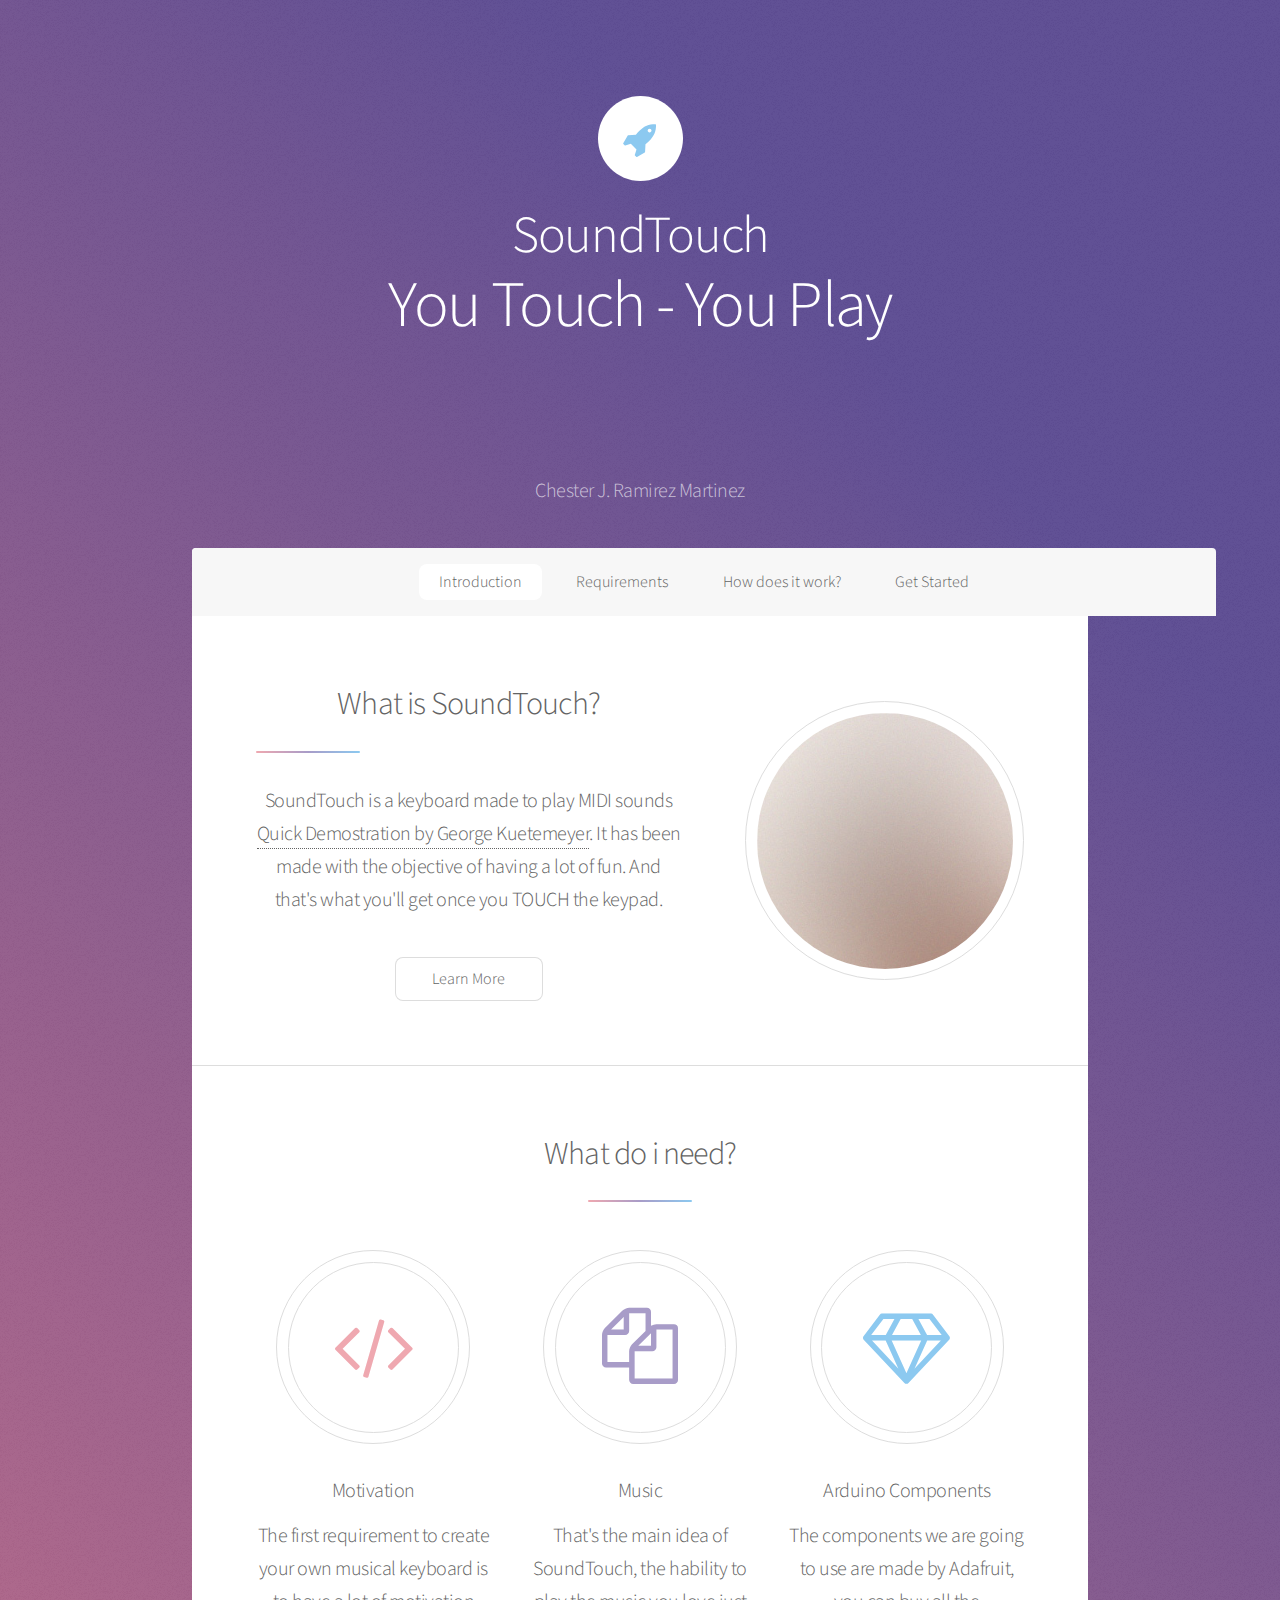
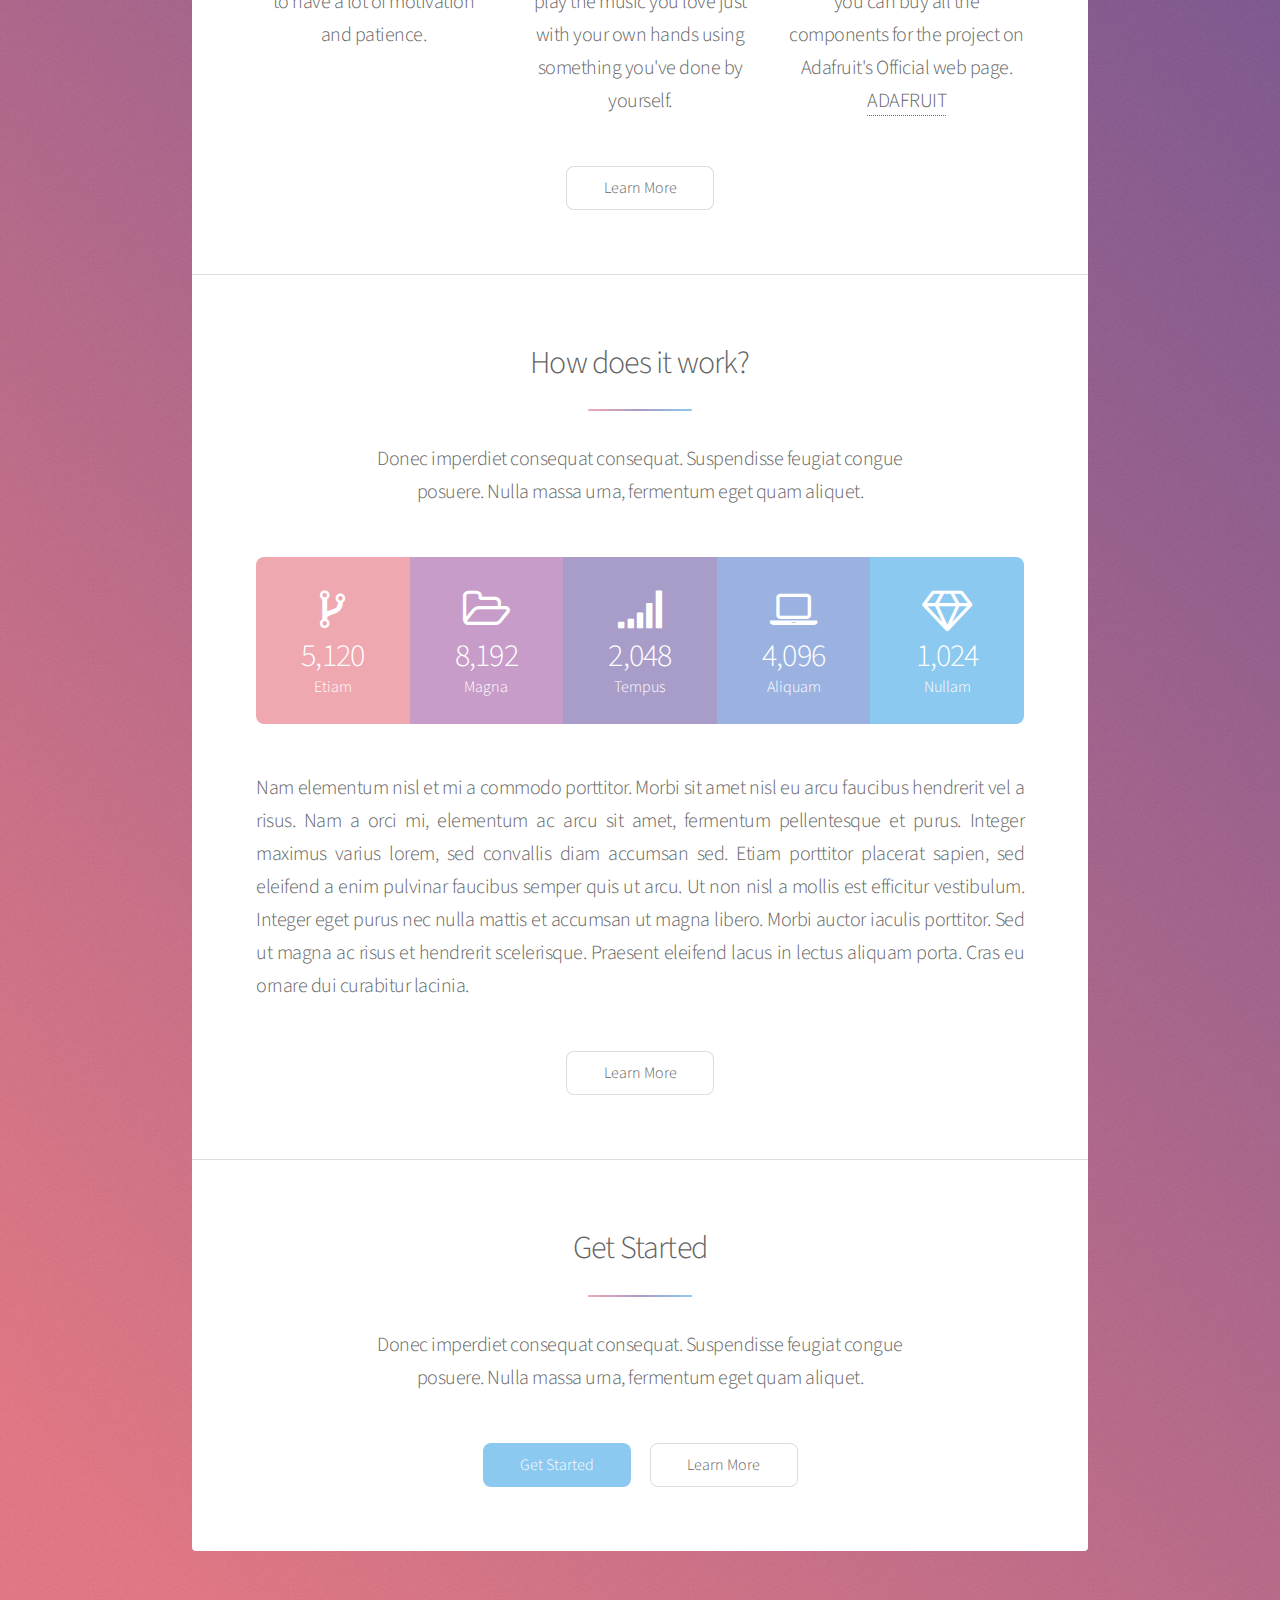
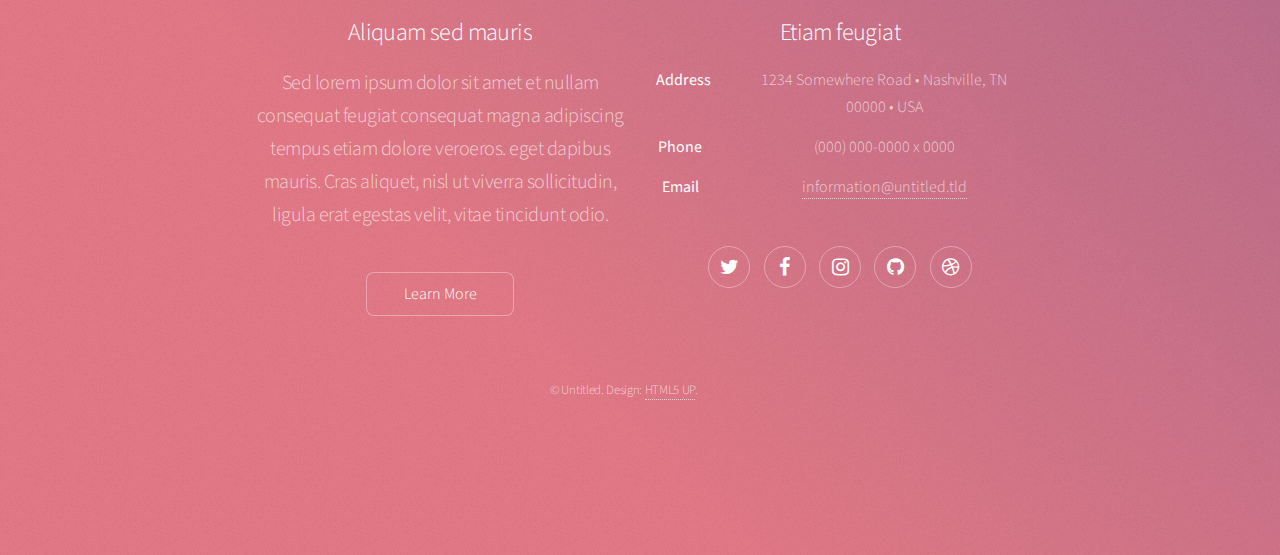
<file: index.html>
<!DOCTYPE HTML>
<!--
	Stellar by HTML5 UP
	html5up.net | @ajlkn
	Free for personal and commercial use under the CCA 3.0 license (html5up.net/license)
-->
<html>
	<head>
		<title>SoundTouch</title>
		<meta charset="utf-8" />
		<meta name="viewport" content="width=device-width, initial-scale=1" />
		<!--[if lte IE 8]><script src="assets/js/ie/html5shiv.js"></script><![endif]-->
		<link rel="stylesheet" href="assets/css/main.css" />
		<!--[if lte IE 9]><link rel="stylesheet" href="assets/css/ie9.css" /><![endif]-->
		<!--[if lte IE 8]><link rel="stylesheet" href="assets/css/ie8.css" /><![endif]-->
	</head>
	<body>

		<!-- Wrapper -->
			<div id="wrapper">

				<!-- Header -->
					<header id="header" class="alt">
						<span class="logo"><img src="images/logo.svg" alt="" /></span>
						<h1>SoundTouch <p> You Touch - You Play</p></h1>
						<p>Chester J. Ramirez Martinez<br />

				<!-- Nav -->
					<nav id="nav">
						<ul>
							<li><a href="#intro" class="active">Introduction</a></li>
							<li><a href="#first">Requirements</a></li>
							<li><a href="#second">How does it work?</a></li>
							<li><a href="#cta">Get Started</a></li>
						</ul>
					</nav>

				<!-- Main -->
					<div id="main">

						<!-- Introduction -->
							<section id="intro" class="main">
								<div class="spotlight">
									<div class="content">
										<header class="major">
											<h2>What is SoundTouch?</h2>
										</header>
                                        <p>SoundTouch is a keyboard made to play MIDI sounds
              <a href="https://www.youtube.com/watch?v=6ZD5dskuZc8">Quick Demostration by George Kuetemeyer</a>. It has been made with the objective of having a lot of fun. And that's what you'll get once you TOUCH the keypad.
										<ul class="actions">
											<li><a href="generic.html" class="button">Learn More</a></li>
										</ul>
									</div>
									<span class="image"><img src="images/pic01.jpg" alt="" /></span>
								</div>
							</section>

						<!-- First Section -->
							<section id="first" class="main special">
								<header class="major">
									<h2>What do i need?</h2>
								</header>
								<ul class="features">
									<li>
										<span class="icon major style1 fa-code"></span>
										<h3>Motivation</h3>
										<p>The first requirement to create your own musical keyboard is to have a lot of motivation and patience.</p>
									</li>
									<li>
										<span class="icon major style3 fa-copy"></span>
										<h3>Music</h3>
										<p>That's the main idea of SoundTouch, the hability to play the music you love just with your own hands using something you've done by yourself.</p>
									</li>
									<li>
										<span class="icon major style5 fa-diamond"></span>
										<h3>Arduino Components</h3>
										<p>The components we are going to use are made by Adafruit, you can buy all the components for the project on Adafruit's Official web page.
                                        <a href="https://www.adafruit.com/categories" target="_blank" class="btn btn-default btn-lg">ADAFRUIT</a></p>
									</li>
								</ul>
								<footer class="major">
									<ul class="actions">
										<li><a href="generic.html" class="button">Learn More</a></li>
									</ul>
								</footer>
							</section>

						<!-- Second Section -->
							<section id="second" class="main special">
								<header class="major">
									<h2>How does it work?</h2>
									<p>Donec imperdiet consequat consequat. Suspendisse feugiat congue<br />
									posuere. Nulla massa urna, fermentum eget quam aliquet.</p>
								</header>
								<ul class="statistics">
									<li class="style1">
										<span class="icon fa-code-fork"></span>
										<strong>5,120</strong> Etiam
									</li>
									<li class="style2">
										<span class="icon fa-folder-open-o"></span>
										<strong>8,192</strong> Magna
									</li>
									<li class="style3">
										<span class="icon fa-signal"></span>
										<strong>2,048</strong> Tempus
									</li>
									<li class="style4">
										<span class="icon fa-laptop"></span>
										<strong>4,096</strong> Aliquam
									</li>
									<li class="style5">
										<span class="icon fa-diamond"></span>
										<strong>1,024</strong> Nullam
									</li>
								</ul>
								<p class="content">Nam elementum nisl et mi a commodo porttitor. Morbi sit amet nisl eu arcu faucibus hendrerit vel a risus. Nam a orci mi, elementum ac arcu sit amet, fermentum pellentesque et purus. Integer maximus varius lorem, sed convallis diam accumsan sed. Etiam porttitor placerat sapien, sed eleifend a enim pulvinar faucibus semper quis ut arcu. Ut non nisl a mollis est efficitur vestibulum. Integer eget purus nec nulla mattis et accumsan ut magna libero. Morbi auctor iaculis porttitor. Sed ut magna ac risus et hendrerit scelerisque. Praesent eleifend lacus in lectus aliquam porta. Cras eu ornare dui curabitur lacinia.</p>
								<footer class="major">
									<ul class="actions">
										<li><a href="generic.html" class="button">Learn More</a></li>
									</ul>
								</footer>
							</section>

						<!-- Get Started -->
							<section id="cta" class="main special">
								<header class="major">
									<h2>Get Started</h2>
									<p>Donec imperdiet consequat consequat. Suspendisse feugiat congue<br />
									posuere. Nulla massa urna, fermentum eget quam aliquet.</p>
								</header>
								<footer class="major">
									<ul class="actions">
										<li><a href="generic.html" class="button special">Get Started</a></li>
										<li><a href="generic.html" class="button">Learn More</a></li>
									</ul>
								</footer>
							</section>

					</div>

				<!-- Footer -->
					<footer id="footer">
						<section>
							<h2>Aliquam sed mauris</h2>
							<p>Sed lorem ipsum dolor sit amet et nullam consequat feugiat consequat magna adipiscing tempus etiam dolore veroeros. eget dapibus mauris. Cras aliquet, nisl ut viverra sollicitudin, ligula erat egestas velit, vitae tincidunt odio.</p>
							<ul class="actions">
								<li><a href="generic.html" class="button">Learn More</a></li>
							</ul>
						</section>
						<section>
							<h2>Etiam feugiat</h2>
							<dl class="alt">
								<dt>Address</dt>
								<dd>1234 Somewhere Road &bull; Nashville, TN 00000 &bull; USA</dd>
								<dt>Phone</dt>
								<dd>(000) 000-0000 x 0000</dd>
								<dt>Email</dt>
								<dd><a href="#">information@untitled.tld</a></dd>
							</dl>
							<ul class="icons">
								<li><a href="https://twitter.com/M2ASoundTouch" class="icon fa-twitter alt"><span class="label">Twitter</span></a></li>
								<li><a href="#" class="icon fa-facebook alt"><span class="label">Facebook</span></a></li>
								<li><a href="https://www.instagram.com/microsoundtouch/?hl=es" class="icon fa-instagram alt"><span class="label">Instagram</span></a></li>
								<li><a href="https://github.com/chexblu/chexblu.github.io" class="icon fa-github alt"><span class="label">GitHub</span></a></li>
								<li><a href="#" class="icon fa-dribbble alt"><span class="label">Dribbble</span></a></li
							</ul>
						</section>
						<p class="copyright">&copy; Untitled. Design: <a href="https://html5up.net">HTML5 UP</a>.</p>
					</footer>

			</div>

		<!-- Scripts -->
			<script src="assets/js/jquery.min.js"></script>
			<script src="assets/js/jquery.scrollex.min.js"></script>
			<script src="assets/js/jquery.scrolly.min.js"></script>
			<script src="assets/js/skel.min.js"></script>
			<script src="assets/js/util.js"></script>
			<!--[if lte IE 8]><script src="assets/js/ie/respond.min.js"></script><![endif]-->
			<script src="assets/js/main.js"></script>

	</body>
</html>
</file>
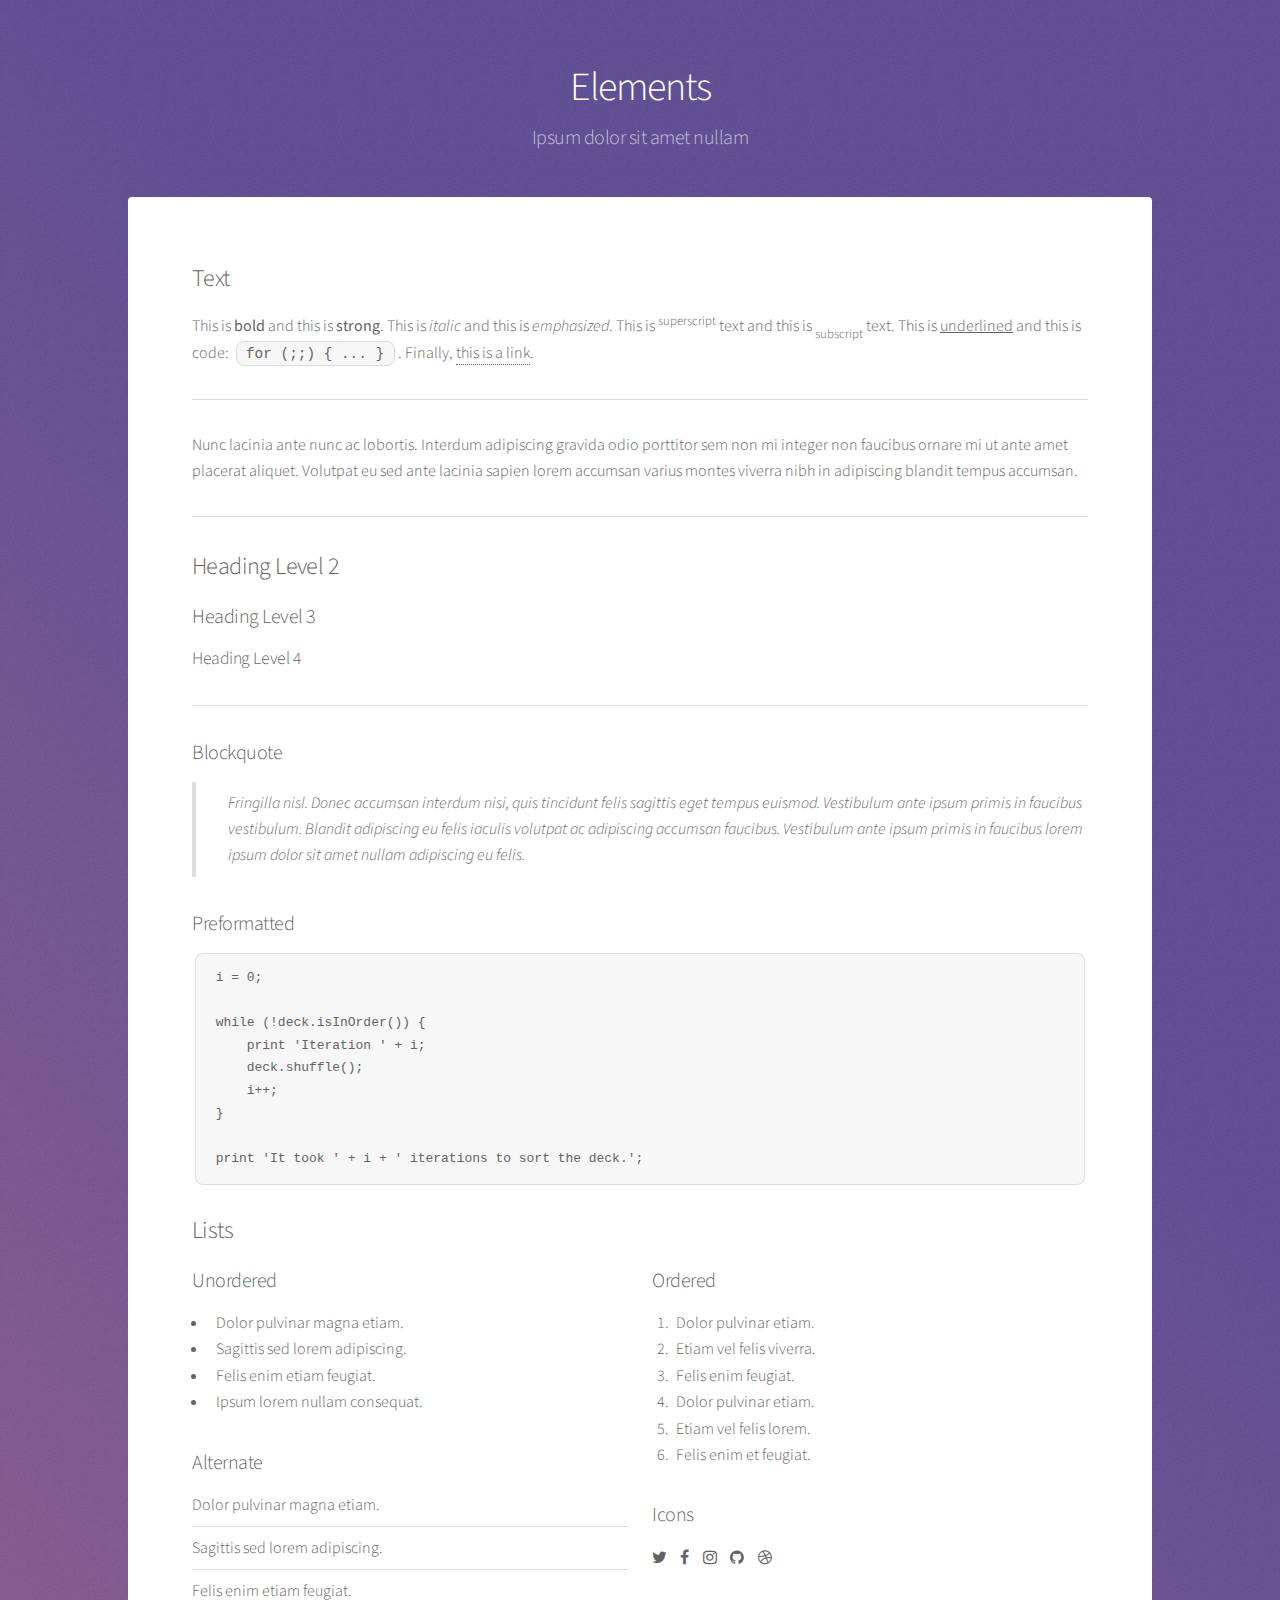
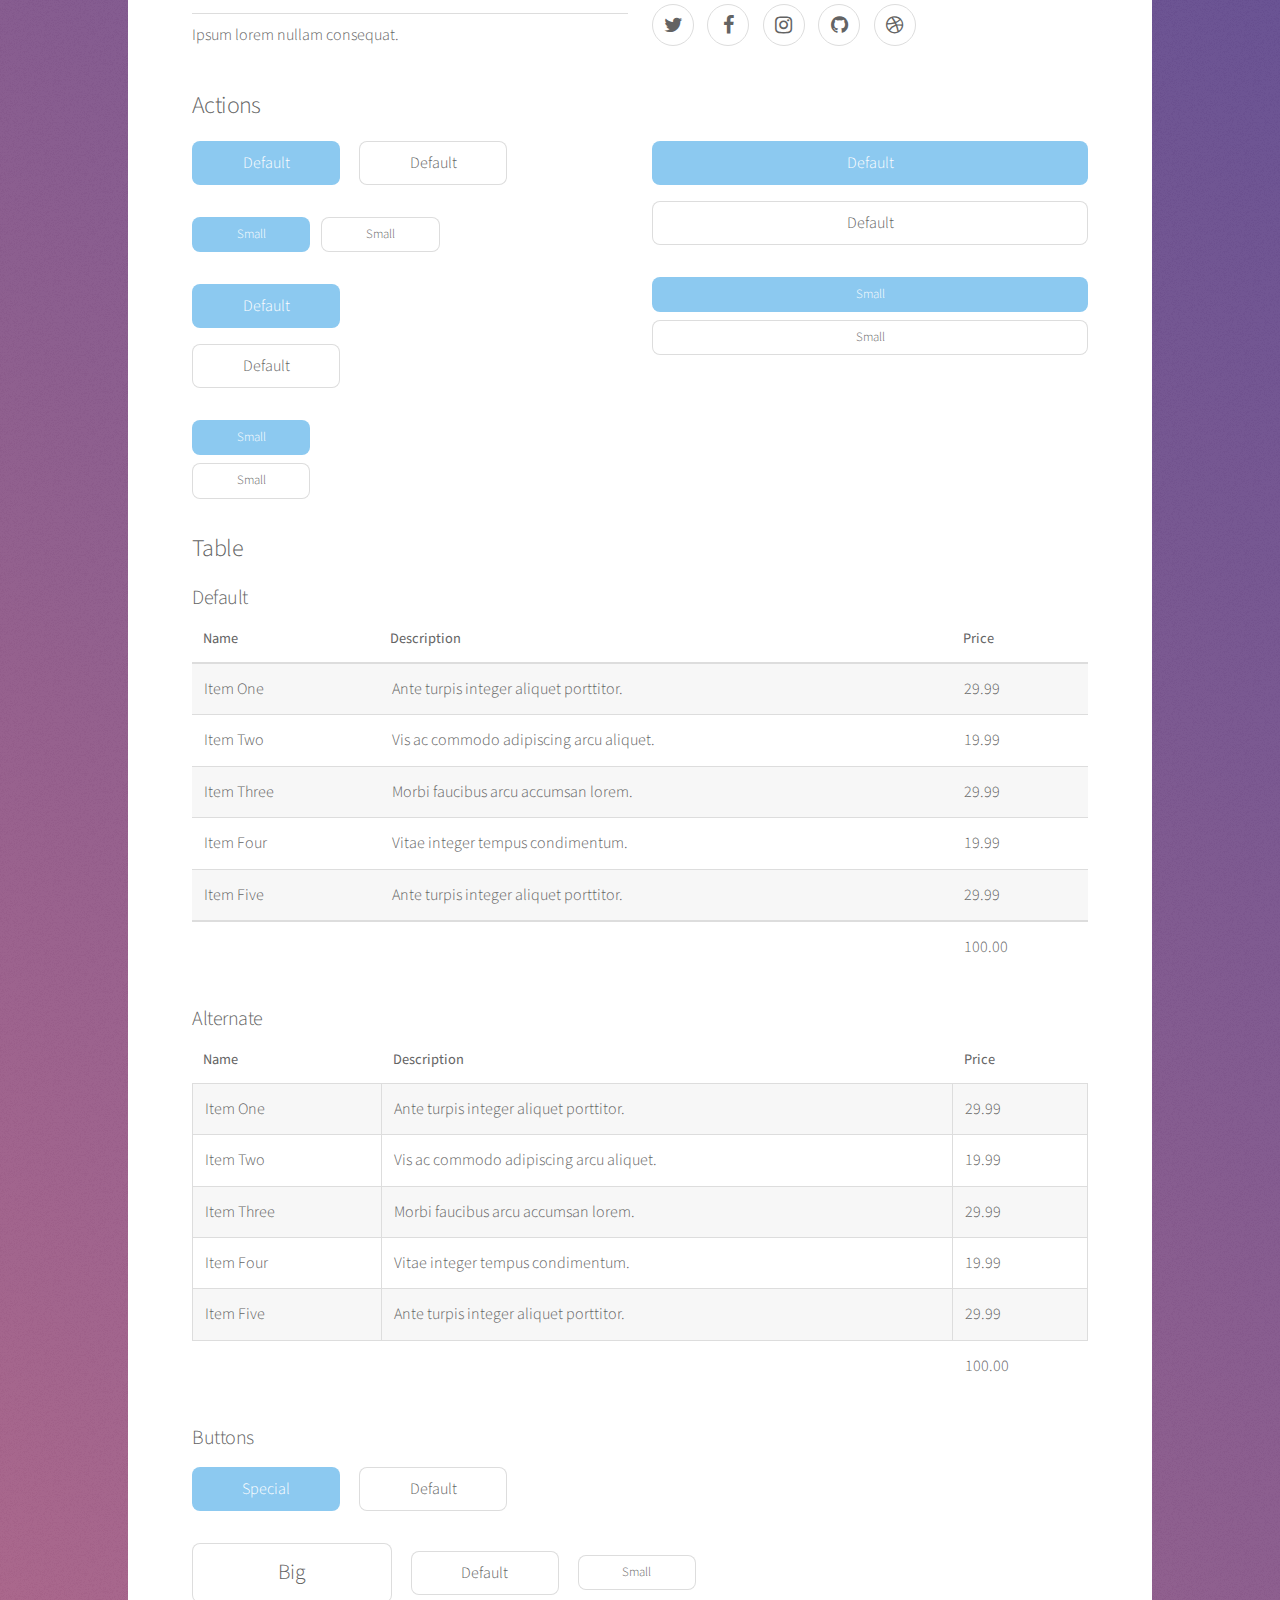
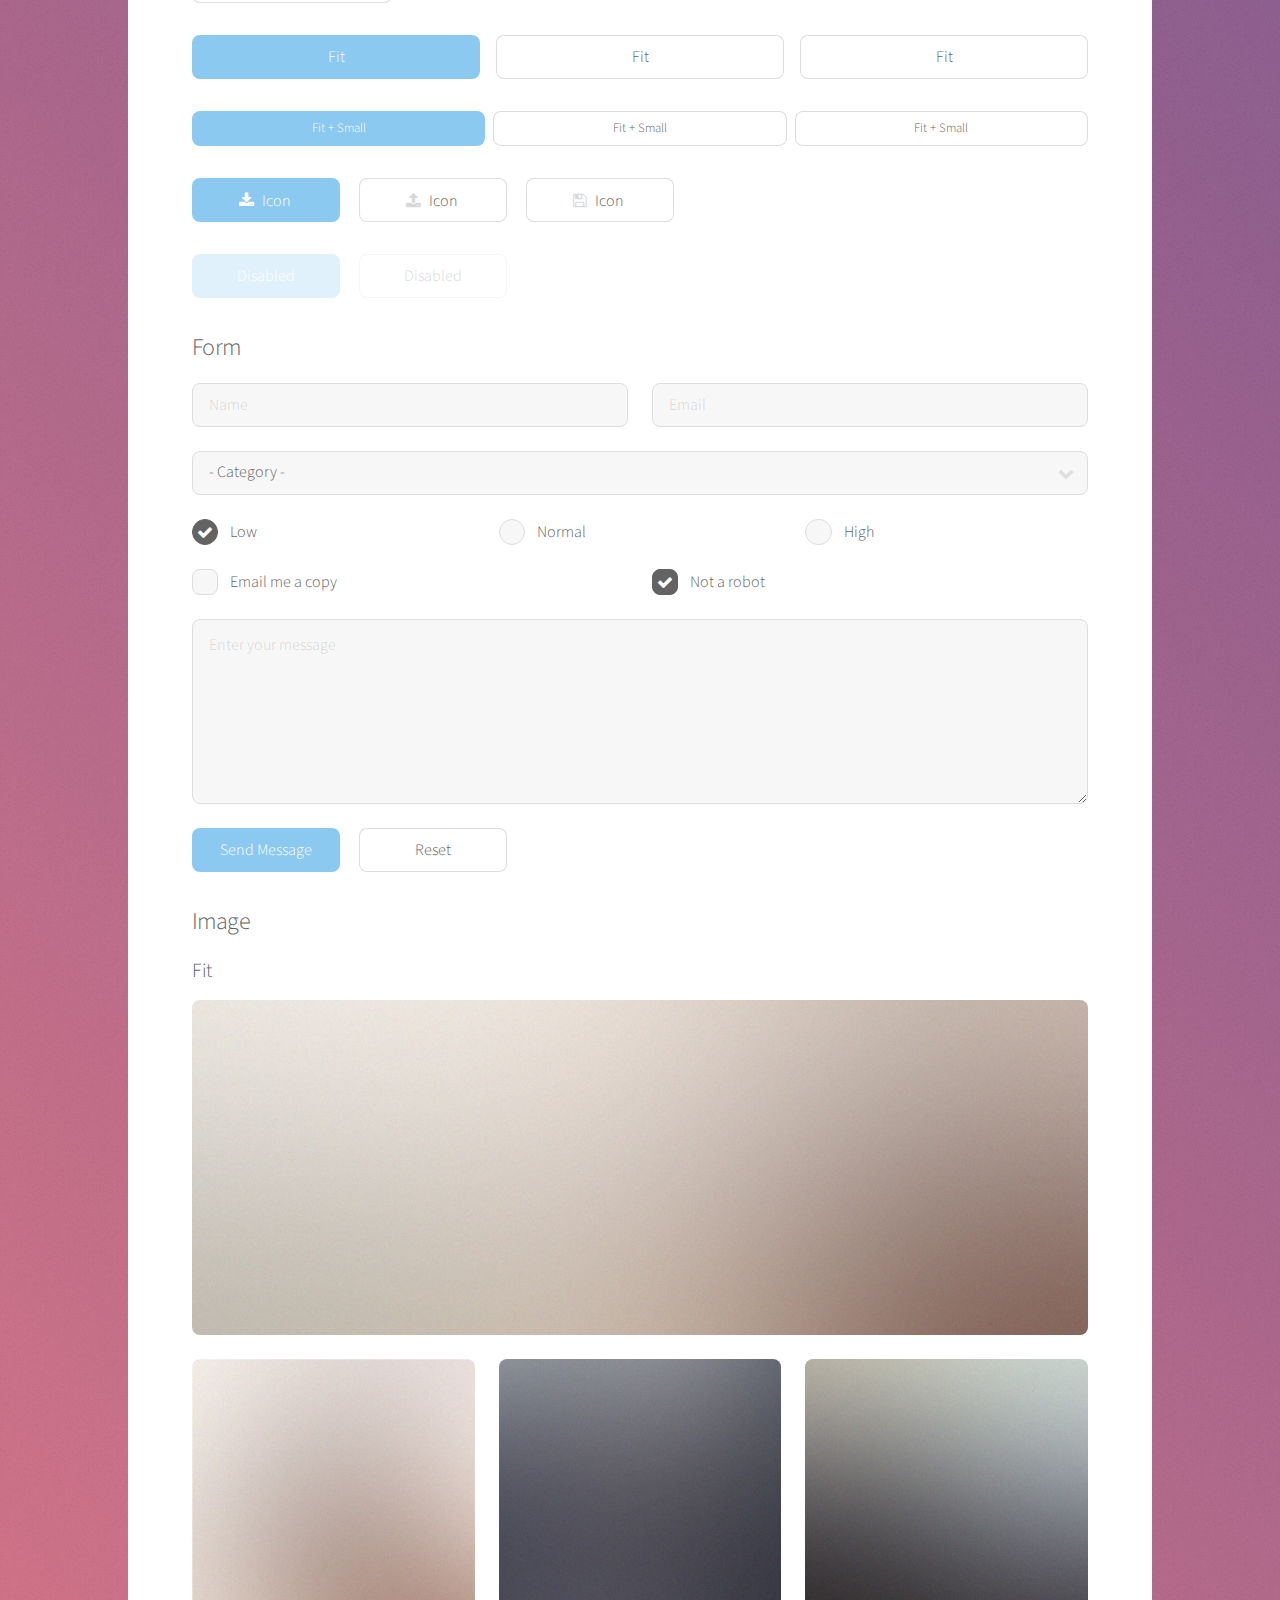
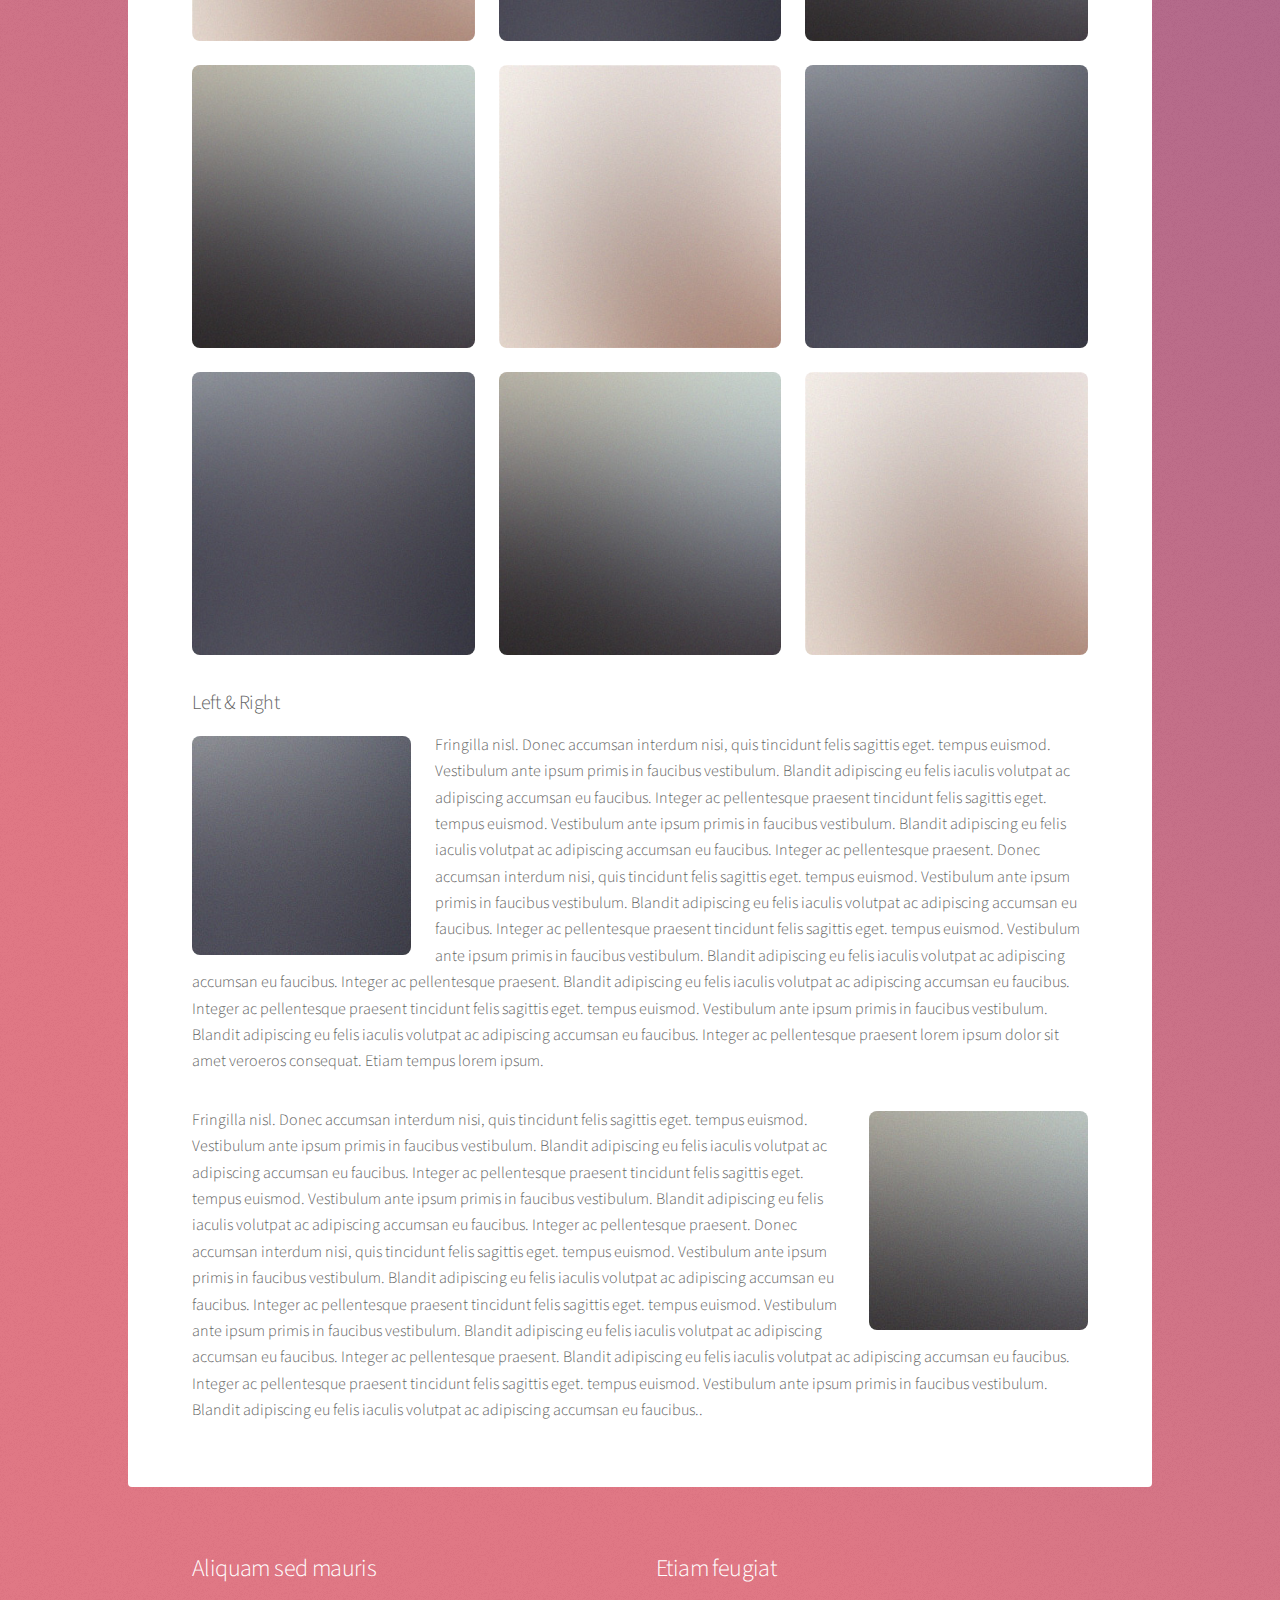
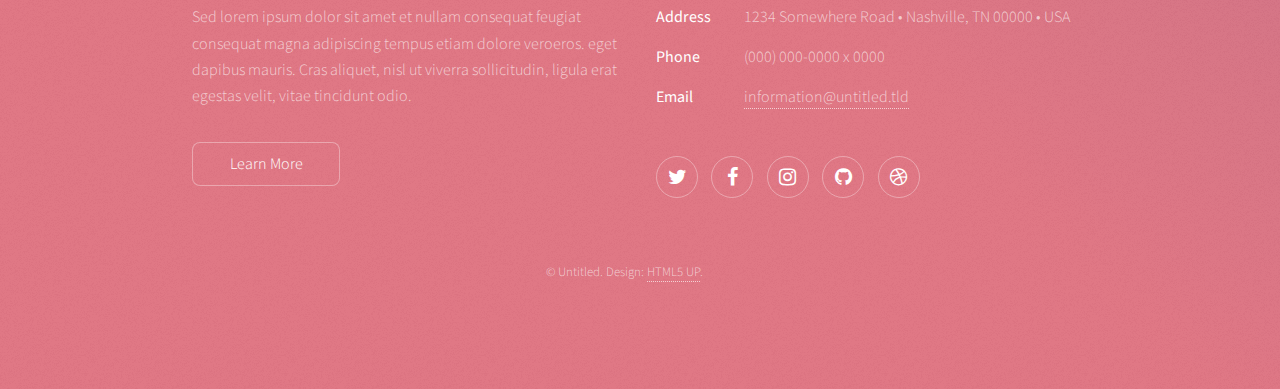
<file: elements.html>
<!DOCTYPE HTML>
<!--
	Stellar by HTML5 UP
	html5up.net | @ajlkn
	Free for personal and commercial use under the CCA 3.0 license (html5up.net/license)
-->
<html>
	<head>
		<title>Elements - Stellar by HTML5 UP</title>
		<meta charset="utf-8" />
		<meta name="viewport" content="width=device-width, initial-scale=1" />
		<!--[if lte IE 8]><script src="assets/js/ie/html5shiv.js"></script><![endif]-->
		<link rel="stylesheet" href="assets/css/main.css" />
		<!--[if lte IE 9]><link rel="stylesheet" href="assets/css/ie9.css" /><![endif]-->
		<!--[if lte IE 8]><link rel="stylesheet" href="assets/css/ie8.css" /><![endif]-->
	</head>
	<body>

		<!-- Wrapper -->
			<div id="wrapper">

				<!-- Header -->
					<header id="header">
						<h1>Elements</h1>
						<p>Ipsum dolor sit amet nullam</p>
					</header>

				<!-- Main -->
					<div id="main">

						<!-- Content -->
							<section id="content" class="main">

								<!-- Text -->
									<section>
										<h2>Text</h2>
										<p>This is <b>bold</b> and this is <strong>strong</strong>. This is <i>italic</i> and this is <em>emphasized</em>.
										This is <sup>superscript</sup> text and this is <sub>subscript</sub> text.
										This is <u>underlined</u> and this is code: <code>for (;;) { ... }</code>. Finally, <a href="#">this is a link</a>.</p>
										<hr />
										<p>Nunc lacinia ante nunc ac lobortis. Interdum adipiscing gravida odio porttitor sem non mi integer non faucibus ornare mi ut ante amet placerat aliquet. Volutpat eu sed ante lacinia sapien lorem accumsan varius montes viverra nibh in adipiscing blandit tempus accumsan.</p>
										<hr />
										<h2>Heading Level 2</h2>
										<h3>Heading Level 3</h3>
										<h4>Heading Level 4</h4>
										<hr />
										<h3>Blockquote</h3>
										<blockquote>Fringilla nisl. Donec accumsan interdum nisi, quis tincidunt felis sagittis eget tempus euismod. Vestibulum ante ipsum primis in faucibus vestibulum. Blandit adipiscing eu felis iaculis volutpat ac adipiscing accumsan faucibus. Vestibulum ante ipsum primis in faucibus lorem ipsum dolor sit amet nullam adipiscing eu felis.</blockquote>
										<h3>Preformatted</h3>
										<pre><code>i = 0;

while (!deck.isInOrder()) {
    print 'Iteration ' + i;
    deck.shuffle();
    i++;
}

print 'It took ' + i + ' iterations to sort the deck.';</code></pre>
									</section>

								<!-- Lists -->
									<section>
										<h2>Lists</h2>
										<div class="row">
											<div class="6u 12u$(medium)">
												<h3>Unordered</h3>
												<ul>
													<li>Dolor pulvinar magna etiam.</li>
													<li>Sagittis sed lorem adipiscing.</li>
													<li>Felis enim etiam feugiat.</li>
													<li>Ipsum lorem nullam consequat.</li>
												</ul>
												<h3>Alternate</h3>
												<ul class="alt">
													<li>Dolor pulvinar magna etiam.</li>
													<li>Sagittis sed lorem adipiscing.</li>
													<li>Felis enim etiam feugiat.</li>
													<li>Ipsum lorem nullam consequat.</li>
												</ul>
											</div>
											<div class="6u$ 12u$(medium)">
												<h3>Ordered</h3>
												<ol>
													<li>Dolor pulvinar etiam.</li>
													<li>Etiam vel felis viverra.</li>
													<li>Felis enim feugiat.</li>
													<li>Dolor pulvinar etiam.</li>
													<li>Etiam vel felis lorem.</li>
													<li>Felis enim et feugiat.</li>
												</ol>
												<h3>Icons</h3>
												<ul class="icons">
													<li><a href="#" class="icon fa-twitter"><span class="label">Twitter</span></a></li>
													<li><a href="#" class="icon fa-facebook"><span class="label">Facebook</span></a></li>
													<li><a href="#" class="icon fa-instagram"><span class="label">Instagram</span></a></li>
													<li><a href="#" class="icon fa-github"><span class="label">GitHub</span></a></li>
													<li><a href="#" class="icon fa-dribbble"><span class="label">Dribbble</span></a></li>
												</ul>
												<ul class="icons">
													<li><a href="#" class="icon alt fa-twitter"><span class="label">Twitter</span></a></li>
													<li><a href="#" class="icon alt fa-facebook"><span class="label">Facebook</span></a></li>
													<li><a href="#" class="icon alt fa-instagram"><span class="label">Instagram</span></a></li>
													<li><a href="#" class="icon alt fa-github"><span class="label">GitHub</span></a></li>
													<li><a href="#" class="icon alt fa-dribbble"><span class="label">Dribbble</span></a></li>
												</ul>
											</div>
										</div>
										<h2>Actions</h2>
										<div class="row">
											<div class="6u 12u$(medium)">
												<ul class="actions">
													<li><a href="#" class="button special">Default</a></li>
													<li><a href="#" class="button">Default</a></li>
												</ul>
												<ul class="actions small">
													<li><a href="#" class="button special small">Small</a></li>
													<li><a href="#" class="button small">Small</a></li>
												</ul>
												<ul class="actions vertical">
													<li><a href="#" class="button special">Default</a></li>
													<li><a href="#" class="button">Default</a></li>
												</ul>
												<ul class="actions vertical small">
													<li><a href="#" class="button special small">Small</a></li>
													<li><a href="#" class="button small">Small</a></li>
												</ul>
											</div>
											<div class="6u 12u$(medium)">
												<ul class="actions vertical">
													<li><a href="#" class="button special fit">Default</a></li>
													<li><a href="#" class="button fit">Default</a></li>
												</ul>
												<ul class="actions vertical small">
													<li><a href="#" class="button special small fit">Small</a></li>
													<li><a href="#" class="button small fit">Small</a></li>
												</ul>
											</div>
										</div>
									</section>

								<!-- Table -->
									<section>
										<h2>Table</h2>
										<h3>Default</h3>
										<div class="table-wrapper">
											<table>
												<thead>
													<tr>
														<th>Name</th>
														<th>Description</th>
														<th>Price</th>
													</tr>
												</thead>
												<tbody>
													<tr>
														<td>Item One</td>
														<td>Ante turpis integer aliquet porttitor.</td>
														<td>29.99</td>
													</tr>
													<tr>
														<td>Item Two</td>
														<td>Vis ac commodo adipiscing arcu aliquet.</td>
														<td>19.99</td>
													</tr>
													<tr>
														<td>Item Three</td>
														<td> Morbi faucibus arcu accumsan lorem.</td>
														<td>29.99</td>
													</tr>
													<tr>
														<td>Item Four</td>
														<td>Vitae integer tempus condimentum.</td>
														<td>19.99</td>
													</tr>
													<tr>
														<td>Item Five</td>
														<td>Ante turpis integer aliquet porttitor.</td>
														<td>29.99</td>
													</tr>
												</tbody>
												<tfoot>
													<tr>
														<td colspan="2"></td>
														<td>100.00</td>
													</tr>
												</tfoot>
											</table>
										</div>

										<h3>Alternate</h3>
										<div class="table-wrapper">
											<table class="alt">
												<thead>
													<tr>
														<th>Name</th>
														<th>Description</th>
														<th>Price</th>
													</tr>
												</thead>
												<tbody>
													<tr>
														<td>Item One</td>
														<td>Ante turpis integer aliquet porttitor.</td>
														<td>29.99</td>
													</tr>
													<tr>
														<td>Item Two</td>
														<td>Vis ac commodo adipiscing arcu aliquet.</td>
														<td>19.99</td>
													</tr>
													<tr>
														<td>Item Three</td>
														<td> Morbi faucibus arcu accumsan lorem.</td>
														<td>29.99</td>
													</tr>
													<tr>
														<td>Item Four</td>
														<td>Vitae integer tempus condimentum.</td>
														<td>19.99</td>
													</tr>
													<tr>
														<td>Item Five</td>
														<td>Ante turpis integer aliquet porttitor.</td>
														<td>29.99</td>
													</tr>
												</tbody>
												<tfoot>
													<tr>
														<td colspan="2"></td>
														<td>100.00</td>
													</tr>
												</tfoot>
											</table>
										</div>
									</section>

								<!-- Buttons -->
									<section>
										<h3>Buttons</h3>
										<ul class="actions">
											<li><a href="#" class="button special">Special</a></li>
											<li><a href="#" class="button">Default</a></li>
										</ul>
										<ul class="actions">
											<li><a href="#" class="button big">Big</a></li>
											<li><a href="#" class="button">Default</a></li>
											<li><a href="#" class="button small">Small</a></li>
										</ul>
										<ul class="actions fit">
											<li><a href="#" class="button special fit">Fit</a></li>
											<li><a href="#" class="button fit">Fit</a></li>
											<li><a href="#" class="button fit">Fit</a></li>
										</ul>
										<ul class="actions fit small">
											<li><a href="#" class="button special fit small">Fit + Small</a></li>
											<li><a href="#" class="button fit small">Fit + Small</a></li>
											<li><a href="#" class="button fit small">Fit + Small</a></li>
										</ul>
										<ul class="actions">
											<li><a href="#" class="button special icon fa-download">Icon</a></li>
											<li><a href="#" class="button icon fa-upload">Icon</a></li>
											<li><a href="#" class="button icon fa-save">Icon</a></li>
										</ul>
										<ul class="actions">
											<li><span class="button special disabled">Disabled</span></li>
											<li><span class="button disabled">Disabled</span></li>
										</ul>
									</section>

								<!-- Form -->
									<section>
										<h2>Form</h2>
										<form method="post" action="#">
											<div class="row uniform">
												<div class="6u 12u$(xsmall)">
													<input type="text" name="demo-name" id="demo-name" value="" placeholder="Name" />
												</div>
												<div class="6u$ 12u$(xsmall)">
													<input type="email" name="demo-email" id="demo-email" value="" placeholder="Email" />
												</div>
												<div class="12u$">
													<div class="select-wrapper">
														<select name="demo-category" id="demo-category">
															<option value="">- Category -</option>
															<option value="1">Manufacturing</option>
															<option value="1">Shipping</option>
															<option value="1">Administration</option>
															<option value="1">Human Resources</option>
														</select>
													</div>
												</div>
												<div class="4u 12u$(small)">
													<input type="radio" id="demo-priority-low" name="demo-priority" checked>
													<label for="demo-priority-low">Low</label>
												</div>
												<div class="4u 12u$(small)">
													<input type="radio" id="demo-priority-normal" name="demo-priority">
													<label for="demo-priority-normal">Normal</label>
												</div>
												<div class="4u$ 12u$(small)">
													<input type="radio" id="demo-priority-high" name="demo-priority">
													<label for="demo-priority-high">High</label>
												</div>
												<div class="6u 12u$(small)">
													<input type="checkbox" id="demo-copy" name="demo-copy">
													<label for="demo-copy">Email me a copy</label>
												</div>
												<div class="6u$ 12u$(small)">
													<input type="checkbox" id="demo-human" name="demo-human" checked>
													<label for="demo-human">Not a robot</label>
												</div>
												<div class="12u$">
													<textarea name="demo-message" id="demo-message" placeholder="Enter your message" rows="6"></textarea>
												</div>
												<div class="12u$">
													<ul class="actions">
														<li><input type="submit" value="Send Message" class="special" /></li>
														<li><input type="reset" value="Reset" /></li>
													</ul>
												</div>
											</div>
										</form>
									</section>

								<!-- Image -->
									<section>
										<h2>Image</h2>
										<h3>Fit</h3>
										<div class="box alt">
											<div class="row uniform">
												<div class="12u$"><span class="image fit"><img src="images/pic04.jpg" alt="" /></span></div>
												<div class="4u"><span class="image fit"><img src="images/pic01.jpg" alt="" /></span></div>
												<div class="4u"><span class="image fit"><img src="images/pic02.jpg" alt="" /></span></div>
												<div class="4u$"><span class="image fit"><img src="images/pic03.jpg" alt="" /></span></div>
												<div class="4u"><span class="image fit"><img src="images/pic03.jpg" alt="" /></span></div>
												<div class="4u"><span class="image fit"><img src="images/pic01.jpg" alt="" /></span></div>
												<div class="4u$"><span class="image fit"><img src="images/pic02.jpg" alt="" /></span></div>
												<div class="4u"><span class="image fit"><img src="images/pic02.jpg" alt="" /></span></div>
												<div class="4u"><span class="image fit"><img src="images/pic03.jpg" alt="" /></span></div>
												<div class="4u$"><span class="image fit"><img src="images/pic01.jpg" alt="" /></span></div>
											</div>
										</div>
										<h3>Left &amp; Right</h3>
										<p><span class="image left"><img src="images/pic05.jpg" alt="" /></span>Fringilla nisl. Donec accumsan interdum nisi, quis tincidunt felis sagittis eget. tempus euismod. Vestibulum ante ipsum primis in faucibus vestibulum. Blandit adipiscing eu felis iaculis volutpat ac adipiscing accumsan eu faucibus. Integer ac pellentesque praesent tincidunt felis sagittis eget. tempus euismod. Vestibulum ante ipsum primis in faucibus vestibulum. Blandit adipiscing eu felis iaculis volutpat ac adipiscing accumsan eu faucibus. Integer ac pellentesque praesent. Donec accumsan interdum nisi, quis tincidunt felis sagittis eget. tempus euismod. Vestibulum ante ipsum primis in faucibus vestibulum. Blandit adipiscing eu felis iaculis volutpat ac adipiscing accumsan eu faucibus. Integer ac pellentesque praesent tincidunt felis sagittis eget. tempus euismod. Vestibulum ante ipsum primis in faucibus vestibulum. Blandit adipiscing eu felis iaculis volutpat ac adipiscing accumsan eu faucibus. Integer ac pellentesque praesent. Blandit adipiscing eu felis iaculis volutpat ac adipiscing accumsan eu faucibus. Integer ac pellentesque praesent tincidunt felis sagittis eget. tempus euismod. Vestibulum ante ipsum primis in faucibus vestibulum. Blandit adipiscing eu felis iaculis volutpat ac adipiscing accumsan eu faucibus. Integer ac pellentesque praesent lorem ipsum dolor sit amet veroeros consequat. Etiam tempus lorem ipsum.</p>
										<p><span class="image right"><img src="images/pic06.jpg" alt="" /></span>Fringilla nisl. Donec accumsan interdum nisi, quis tincidunt felis sagittis eget. tempus euismod. Vestibulum ante ipsum primis in faucibus vestibulum. Blandit adipiscing eu felis iaculis volutpat ac adipiscing accumsan eu faucibus. Integer ac pellentesque praesent tincidunt felis sagittis eget. tempus euismod. Vestibulum ante ipsum primis in faucibus vestibulum. Blandit adipiscing eu felis iaculis volutpat ac adipiscing accumsan eu faucibus. Integer ac pellentesque praesent. Donec accumsan interdum nisi, quis tincidunt felis sagittis eget. tempus euismod. Vestibulum ante ipsum primis in faucibus vestibulum. Blandit adipiscing eu felis iaculis volutpat ac adipiscing accumsan eu faucibus. Integer ac pellentesque praesent tincidunt felis sagittis eget. tempus euismod. Vestibulum ante ipsum primis in faucibus vestibulum. Blandit adipiscing eu felis iaculis volutpat ac adipiscing accumsan eu faucibus. Integer ac pellentesque praesent. Blandit adipiscing eu felis iaculis volutpat ac adipiscing accumsan eu faucibus. Integer ac pellentesque praesent tincidunt felis sagittis eget. tempus euismod. Vestibulum ante ipsum primis in faucibus vestibulum. Blandit adipiscing eu felis iaculis volutpat ac adipiscing accumsan eu faucibus..</p>
									</section>

							</section>

					</div>

				<!-- Footer -->
					<footer id="footer">
						<section>
							<h2>Aliquam sed mauris</h2>
							<p>Sed lorem ipsum dolor sit amet et nullam consequat feugiat consequat magna adipiscing tempus etiam dolore veroeros. eget dapibus mauris. Cras aliquet, nisl ut viverra sollicitudin, ligula erat egestas velit, vitae tincidunt odio.</p>
							<ul class="actions">
								<li><a href="#" class="button">Learn More</a></li>
							</ul>
						</section>
						<section>
							<h2>Etiam feugiat</h2>
							<dl class="alt">
								<dt>Address</dt>
								<dd>1234 Somewhere Road &bull; Nashville, TN 00000 &bull; USA</dd>
								<dt>Phone</dt>
								<dd>(000) 000-0000 x 0000</dd>
								<dt>Email</dt>
								<dd><a href="#">information@untitled.tld</a></dd>
							</dl>
							<ul class="icons">
								<li><a href="#" class="icon fa-twitter alt"><span class="label">Twitter</span></a></li>
								<li><a href="#" class="icon fa-facebook alt"><span class="label">Facebook</span></a></li>
								<li><a href="#" class="icon fa-instagram alt"><span class="label">Instagram</span></a></li>
								<li><a href="#" class="icon fa-github alt"><span class="label">GitHub</span></a></li>
								<li><a href="#" class="icon fa-dribbble alt"><span class="label">Dribbble</span></a></li>
							</ul>
						</section>
						<p class="copyright">&copy; Untitled. Design: <a href="https://html5up.net">HTML5 UP</a>.</p>
					</footer>

			</div>

		<!-- Scripts -->
			<script src="assets/js/jquery.min.js"></script>
			<script src="assets/js/jquery.scrollex.min.js"></script>
			<script src="assets/js/jquery.scrolly.min.js"></script>
			<script src="assets/js/skel.min.js"></script>
			<script src="assets/js/util.js"></script>
			<!--[if lte IE 8]><script src="assets/js/ie/respond.min.js"></script><![endif]-->
			<script src="assets/js/main.js"></script>

	</body>
</html>
</file>
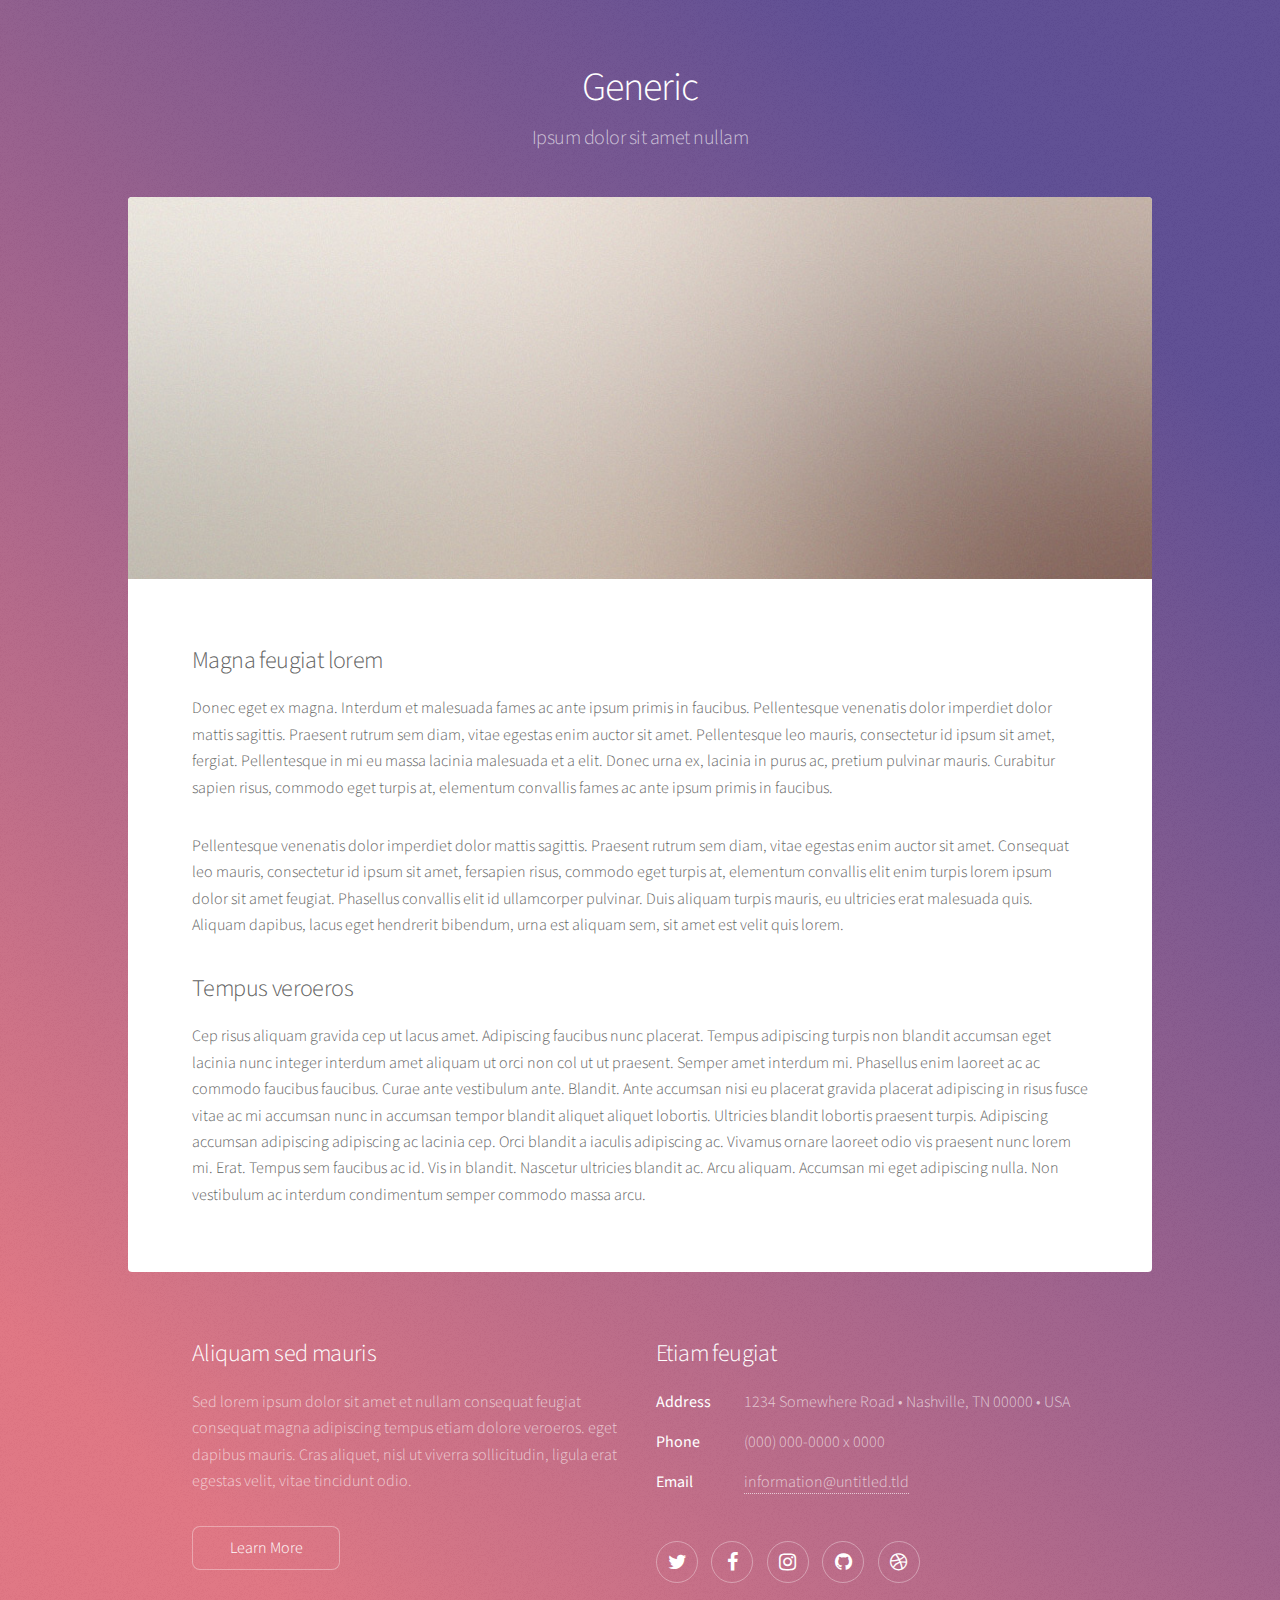
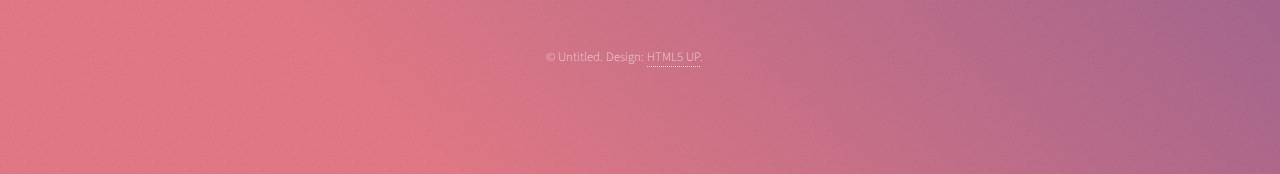
<file: generic.html>
<!DOCTYPE HTML>
<!--
	Stellar by HTML5 UP
	html5up.net | @ajlkn
	Free for personal and commercial use under the CCA 3.0 license (html5up.net/license)
-->
<html>
	<head>
		<title>Generic - Stellar by HTML5 UP</title>
		<meta charset="utf-8" />
		<meta name="viewport" content="width=device-width, initial-scale=1" />
		<!--[if lte IE 8]><script src="assets/js/ie/html5shiv.js"></script><![endif]-->
		<link rel="stylesheet" href="assets/css/main.css" />
		<!--[if lte IE 9]><link rel="stylesheet" href="assets/css/ie9.css" /><![endif]-->
		<!--[if lte IE 8]><link rel="stylesheet" href="assets/css/ie8.css" /><![endif]-->
	</head>
	<body>

		<!-- Wrapper -->
			<div id="wrapper">

				<!-- Header -->
					<header id="header">
						<h1>Generic</h1>
						<p>Ipsum dolor sit amet nullam</p>
					</header>

				<!-- Main -->
					<div id="main">

						<!-- Content -->
							<section id="content" class="main">
								<span class="image main"><img src="images/pic04.jpg" alt="" /></span>
								<h2>Magna feugiat lorem</h2>
								<p>Donec eget ex magna. Interdum et malesuada fames ac ante ipsum primis in faucibus. Pellentesque venenatis dolor imperdiet dolor mattis sagittis. Praesent rutrum sem diam, vitae egestas enim auctor sit amet. Pellentesque leo mauris, consectetur id ipsum sit amet, fergiat. Pellentesque in mi eu massa lacinia malesuada et a elit. Donec urna ex, lacinia in purus ac, pretium pulvinar mauris. Curabitur sapien risus, commodo eget turpis at, elementum convallis fames ac ante ipsum primis in faucibus.</p>
								<p>Pellentesque venenatis dolor imperdiet dolor mattis sagittis. Praesent rutrum sem diam, vitae egestas enim auctor sit amet. Consequat leo mauris, consectetur id ipsum sit amet, fersapien risus, commodo eget turpis at, elementum convallis elit enim turpis lorem ipsum dolor sit amet feugiat. Phasellus convallis elit id ullamcorper pulvinar. Duis aliquam turpis mauris, eu ultricies erat malesuada quis. Aliquam dapibus, lacus eget hendrerit bibendum, urna est aliquam sem, sit amet est velit quis lorem.</p>
								<h2>Tempus veroeros</h2>
								<p>Cep risus aliquam gravida cep ut lacus amet. Adipiscing faucibus nunc placerat. Tempus adipiscing turpis non blandit accumsan eget lacinia nunc integer interdum amet aliquam ut orci non col ut ut praesent. Semper amet interdum mi. Phasellus enim laoreet ac ac commodo faucibus faucibus. Curae ante vestibulum ante. Blandit. Ante accumsan nisi eu placerat gravida placerat adipiscing in risus fusce vitae ac mi accumsan nunc in accumsan tempor blandit aliquet aliquet lobortis. Ultricies blandit lobortis praesent turpis. Adipiscing accumsan adipiscing adipiscing ac lacinia cep. Orci blandit a iaculis adipiscing ac. Vivamus ornare laoreet odio vis praesent nunc lorem mi. Erat. Tempus sem faucibus ac id. Vis in blandit. Nascetur ultricies blandit ac. Arcu aliquam. Accumsan mi eget adipiscing nulla. Non vestibulum ac interdum condimentum semper commodo massa arcu.</p>
							</section>

					</div>

				<!-- Footer -->
					<footer id="footer">
						<section>
							<h2>Aliquam sed mauris</h2>
							<p>Sed lorem ipsum dolor sit amet et nullam consequat feugiat consequat magna adipiscing tempus etiam dolore veroeros. eget dapibus mauris. Cras aliquet, nisl ut viverra sollicitudin, ligula erat egestas velit, vitae tincidunt odio.</p>
							<ul class="actions">
								<li><a href="#" class="button">Learn More</a></li>
							</ul>
						</section>
						<section>
							<h2>Etiam feugiat</h2>
							<dl class="alt">
								<dt>Address</dt>
								<dd>1234 Somewhere Road &bull; Nashville, TN 00000 &bull; USA</dd>
								<dt>Phone</dt>
								<dd>(000) 000-0000 x 0000</dd>
								<dt>Email</dt>
								<dd><a href="#">information@untitled.tld</a></dd>
							</dl>
							<ul class="icons">
								<li><a href="#" class="icon fa-twitter alt"><span class="label">Twitter</span></a></li>
								<li><a href="#" class="icon fa-facebook alt"><span class="label">Facebook</span></a></li>
								<li><a href="#" class="icon fa-instagram alt"><span class="label">Instagram</span></a></li>
								<li><a href="#" class="icon fa-github alt"><span class="label">GitHub</span></a></li>
								<li><a href="#" class="icon fa-dribbble alt"><span class="label">Dribbble</span></a></li>
							</ul>
						</section>
						<p class="copyright">&copy; Untitled. Design: <a href="https://html5up.net">HTML5 UP</a>.</p>
					</footer>

			</div>

		<!-- Scripts -->
			<script src="assets/js/jquery.min.js"></script>
			<script src="assets/js/jquery.scrollex.min.js"></script>
			<script src="assets/js/jquery.scrolly.min.js"></script>
			<script src="assets/js/skel.min.js"></script>
			<script src="assets/js/util.js"></script>
			<!--[if lte IE 8]><script src="assets/js/ie/respond.min.js"></script><![endif]-->
			<script src="assets/js/main.js"></script>

	</body>
</html>
</file>
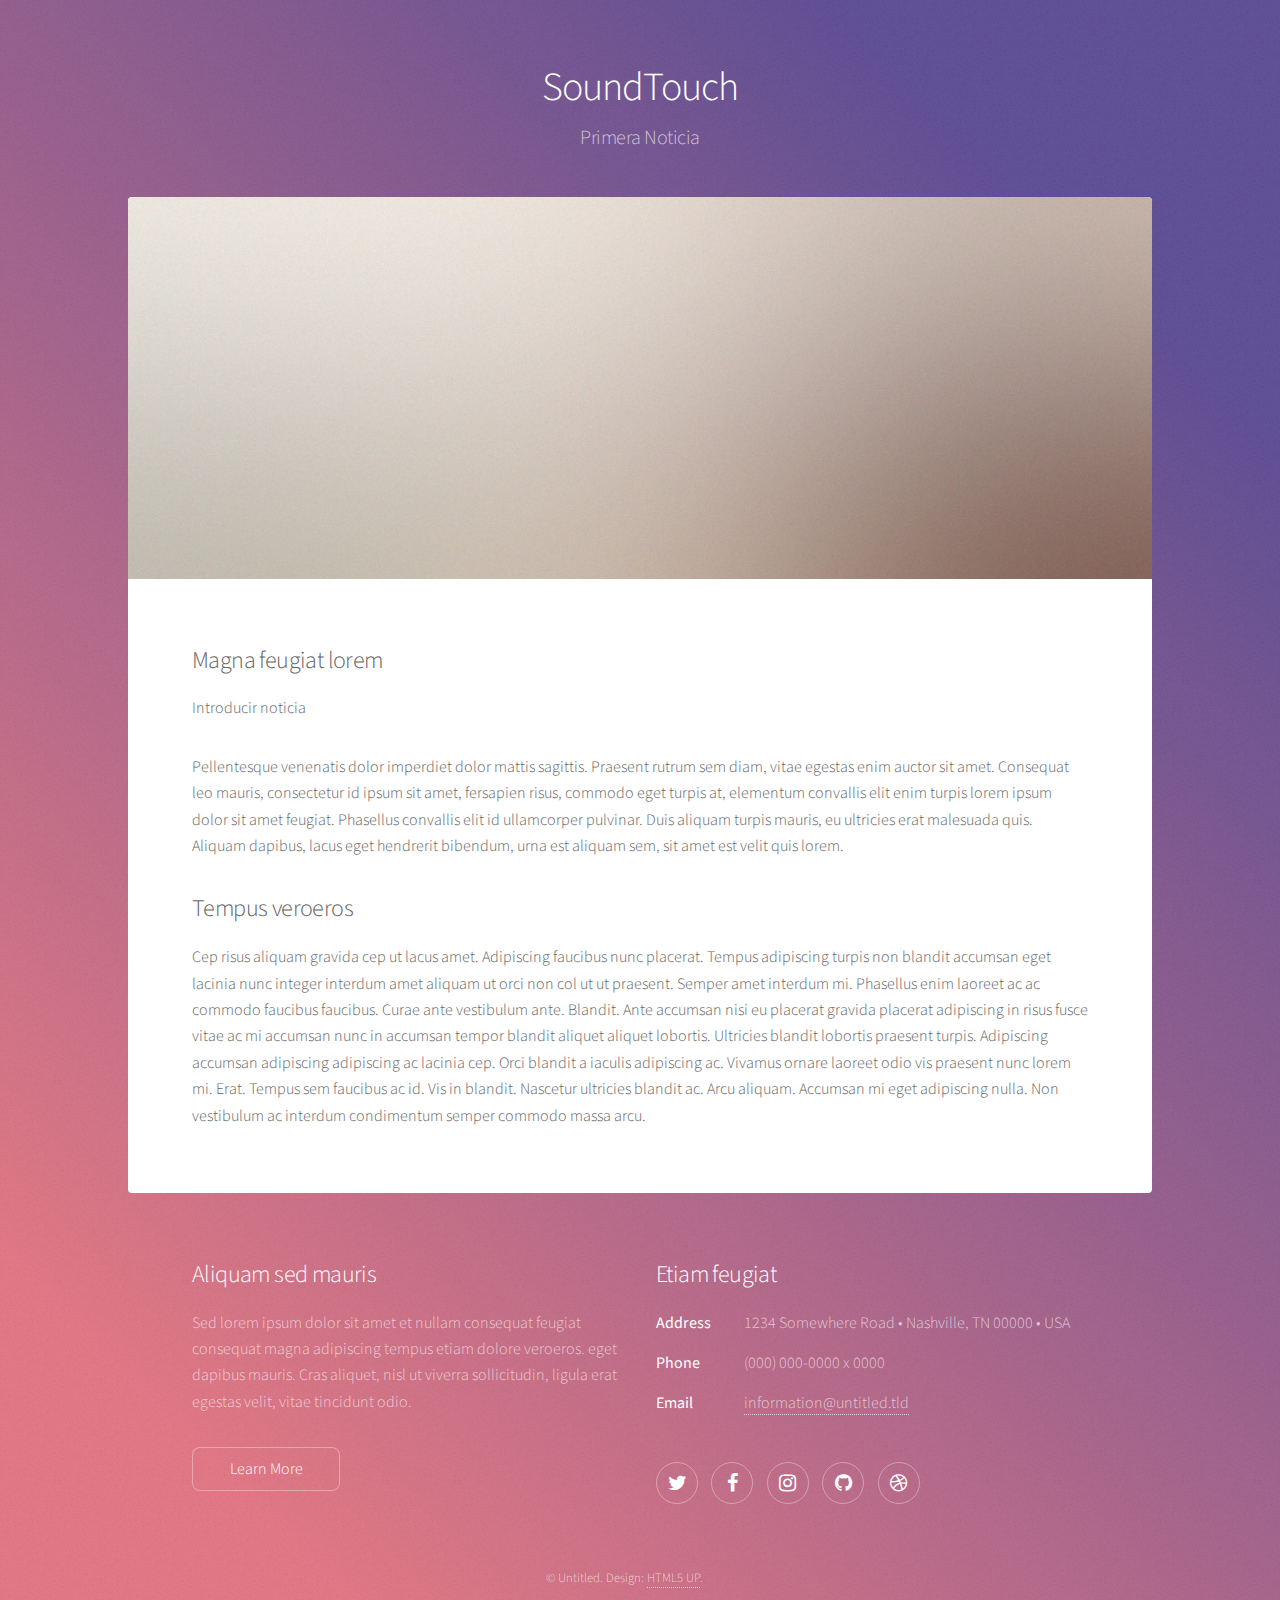
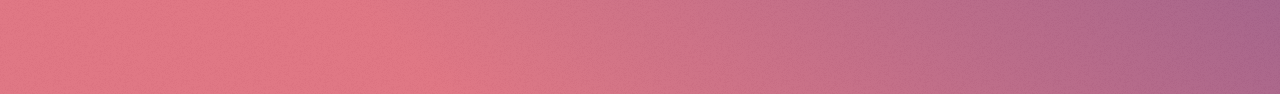
<file: Noticia.html>
<!DOCTYPE HTML>
<!--
	Stellar by HTML5 UP
	html5up.net | @ajlkn
	Free for personal and commercial use under the CCA 3.0 license (html5up.net/license)
-->
<html>
	<head>
		<title>Noticia SoundTouch</title>
		<meta charset="utf-8" />
		<meta name="viewport" content="width=device-width, initial-scale=1" />
		<!--[if lte IE 8]><script src="assets/js/ie/html5shiv.js"></script><![endif]-->
		<link rel="stylesheet" href="assets/css/main.css" />
		<!--[if lte IE 9]><link rel="stylesheet" href="assets/css/ie9.css" /><![endif]-->
		<!--[if lte IE 8]><link rel="stylesheet" href="assets/css/ie8.css" /><![endif]-->
	</head>
	<body>

		<!-- Wrapper -->
			<div id="wrapper">

				<!-- Header -->
					<header id="header">
						<h1>SoundTouch</h1>
						<p>Primera Noticia</p>
					</header>

				<!-- Main -->
					<div id="main">

						<!-- Content -->
							<section id="content" class="main">
								<span class="image main"><img src="images/pic04.jpg" alt="" /></span>
								<h2>Magna feugiat lorem</h2>
								<p>Introducir noticia</p>
								<p>Pellentesque venenatis dolor imperdiet dolor mattis sagittis. Praesent rutrum sem diam, vitae egestas enim auctor sit amet. Consequat leo mauris, consectetur id ipsum sit amet, fersapien risus, commodo eget turpis at, elementum convallis elit enim turpis lorem ipsum dolor sit amet feugiat. Phasellus convallis elit id ullamcorper pulvinar. Duis aliquam turpis mauris, eu ultricies erat malesuada quis. Aliquam dapibus, lacus eget hendrerit bibendum, urna est aliquam sem, sit amet est velit quis lorem.</p>
								<h2>Tempus veroeros</h2>
								<p>Cep risus aliquam gravida cep ut lacus amet. Adipiscing faucibus nunc placerat. Tempus adipiscing turpis non blandit accumsan eget lacinia nunc integer interdum amet aliquam ut orci non col ut ut praesent. Semper amet interdum mi. Phasellus enim laoreet ac ac commodo faucibus faucibus. Curae ante vestibulum ante. Blandit. Ante accumsan nisi eu placerat gravida placerat adipiscing in risus fusce vitae ac mi accumsan nunc in accumsan tempor blandit aliquet aliquet lobortis. Ultricies blandit lobortis praesent turpis. Adipiscing accumsan adipiscing adipiscing ac lacinia cep. Orci blandit a iaculis adipiscing ac. Vivamus ornare laoreet odio vis praesent nunc lorem mi. Erat. Tempus sem faucibus ac id. Vis in blandit. Nascetur ultricies blandit ac. Arcu aliquam. Accumsan mi eget adipiscing nulla. Non vestibulum ac interdum condimentum semper commodo massa arcu.</p>
							</section>

					</div>

				<!-- Footer -->
					<footer id="footer">
						<section>
							<h2>Aliquam sed mauris</h2>
							<p>Sed lorem ipsum dolor sit amet et nullam consequat feugiat consequat magna adipiscing tempus etiam dolore veroeros. eget dapibus mauris. Cras aliquet, nisl ut viverra sollicitudin, ligula erat egestas velit, vitae tincidunt odio.</p>
							<ul class="actions">
								<li><a href="#" class="button">Learn More</a></li>
							</ul>
						</section>
						<section>
							<h2>Etiam feugiat</h2>
							<dl class="alt">
								<dt>Address</dt>
								<dd>1234 Somewhere Road &bull; Nashville, TN 00000 &bull; USA</dd>
								<dt>Phone</dt>
								<dd>(000) 000-0000 x 0000</dd>
								<dt>Email</dt>
								<dd><a href="#">information@untitled.tld</a></dd>
							</dl>
							<ul class="icons">
								<li><a href="#" class="icon fa-twitter alt"><span class="label">Twitter</span></a></li>
								<li><a href="#" class="icon fa-facebook alt"><span class="label">Facebook</span></a></li>
								<li><a href="#" class="icon fa-instagram alt"><span class="label">Instagram</span></a></li>
								<li><a href="#" class="icon fa-github alt"><span class="label">GitHub</span></a></li>
								<li><a href="#" class="icon fa-dribbble alt"><span class="label">Dribbble</span></a></li>
							</ul>
						</section>
						<p class="copyright">&copy; Untitled. Design: <a href="https://html5up.net">HTML5 UP</a>.</p>
					</footer>

			</div>

		<!-- Scripts -->
			<script src="assets/js/jquery.min.js"></script>
			<script src="assets/js/jquery.scrollex.min.js"></script>
			<script src="assets/js/jquery.scrolly.min.js"></script>
			<script src="assets/js/skel.min.js"></script>
			<script src="assets/js/util.js"></script>
			<!--[if lte IE 8]><script src="assets/js/ie/respond.min.js"></script><![endif]-->
			<script src="assets/js/main.js"></script>

	</body>
</html>
</file>
<file: assets/css/ie9.css>
/*
	Stellar by HTML5 UP
	html5up.net | @ajlkn
	Free for personal and commercial use under the CCA 3.0 license (html5up.net/license)
*/

/* Spotlight */

	.spotlight:after {
		content: '';
		display: block;
		clear: both;
	}

	.spotlight .content {
		float: left;
		width: 60%;
	}

	.spotlight .image {
		float: left;
	}

/* Features */

	.features:after {
		content: '';
		display: block;
		clear: both;
	}

	.features li {
		float: left;
	}

/* Statistics */

	.statistics {
		display: inline-block;
		width: auto;
	}

		.statistics:after {
			content: '';
			display: block;
			clear: both;
		}

		.statistics li {
			float: left;
			padding: 1.5em 2.5em;
		}

/* Footer */

	#footer > * {
		float: left;
	}

	#footer .copyright {
		clear: both;
	}
</file>
<file: assets/css/ie8.css>
/*
	Stellar by HTML5 UP
	html5up.net | @ajlkn
	Free for personal and commercial use under the CCA 3.0 license (html5up.net/license)
*/

/* Type */

	body {
		color: #ffffff;
	}

/* Button */

	.button {
		position: relative;
		border: solid 1px !important;
	}

		.button.special {
			border: none !important;
		}

/* Icon */

	.icon.major {
		-ms-behavior: url("assets/js/ie/PIE.htc");
	}

		.icon.major:before {
			font-size: 4em;
			border: 0;
		}

/* Spotlight */

	.spotlight .image {
		position: relative;
		-ms-behavior: url("assets/js/ie/PIE.htc");
	}

		.spotlight .image img {
			position: relative;
			-ms-behavior: url("assets/js/ie/PIE.htc");
		}

/* Features */

	.features li {
		width: 29%;
	}

/* Footer */

	#footer > * {
		width: 50%;
		margin-left: 0;
	}

/* Main */

	#main > .main > .image.main:first-child {
		margin-top: 0;
		margin-left: 0;
		width: 100%;
	}
</file>
<file: assets/css/main.css>
@import url(font-awesome.min.css);
@import "https://fonts.googleapis.com/css?family=Source+Sans+Pro:300,400";

/*
	Stellar by HTML5 UP
	html5up.net | @ajlkn
	Free for personal and commercial use under the CCA 3.0 license (html5up.net/license)
*/

/* Reset */

	html, body, div, span, applet, object, iframe, h1, h2, h3, h4, h5, h6, p, blockquote, pre, a, abbr, acronym, address, big, cite, code, del, dfn, em, img, ins, kbd, q, s, samp, small, strike, strong, sub, sup, tt, var, b, u, i, center, dl, dt, dd, ol, ul, li, fieldset, form, label, legend, table, caption, tbody, tfoot, thead, tr, th, td, article, aside, canvas, details, embed, figure, figcaption, footer, header, hgroup, menu, nav, output, ruby, section, summary, time, mark, audio, video {
		margin: 0;
		padding: 0;
		border: 0;
		font-size: 100%;
		font: inherit;
		vertical-align: baseline;
	}

	article, aside, details, figcaption, figure, footer, header, hgroup, menu, nav, section {
		display: block;
	}

	body {
		line-height: 1;
	}

	ol, ul {
		list-style: none;
	}

	blockquote, q {
		quotes: none;
	}

	blockquote:before, blockquote:after, q:before, q:after {
		content: '';
		content: none;
	}

	table {
		border-collapse: collapse;
		border-spacing: 0;
	}

	body {
		-webkit-text-size-adjust: none;
	}

/* Box Model */

	*, *:before, *:after {
		-moz-box-sizing: border-box;
		-webkit-box-sizing: border-box;
		box-sizing: border-box;
	}

/* Grid */

	.row {
		border-bottom: solid 1px transparent;
		-moz-box-sizing: border-box;
		-webkit-box-sizing: border-box;
		box-sizing: border-box;
	}

	.row > * {
		float: left;
		-moz-box-sizing: border-box;
		-webkit-box-sizing: border-box;
		box-sizing: border-box;
	}

	.row:after, .row:before {
		content: '';
		display: block;
		clear: both;
		height: 0;
	}

	.row.uniform > * > :first-child {
		margin-top: 0;
	}

	.row.uniform > * > :last-child {
		margin-bottom: 0;
	}

	.row.\30 \25 > * {
		padding: 0 0 0 0em;
	}

	.row.\30 \25 {
		margin: 0 0 -1px 0em;
	}

	.row.uniform.\30 \25 > * {
		padding: 0em 0 0 0em;
	}

	.row.uniform.\30 \25 {
		margin: 0em 0 -1px 0em;
	}

	.row > * {
		padding: 0 0 0 1.5em;
	}

	.row {
		margin: 0 0 -1px -1.5em;
	}

	.row.uniform > * {
		padding: 1.5em 0 0 1.5em;
	}

	.row.uniform {
		margin: -1.5em 0 -1px -1.5em;
	}

	.row.\32 00\25 > * {
		padding: 0 0 0 3em;
	}

	.row.\32 00\25 {
		margin: 0 0 -1px -3em;
	}

	.row.uniform.\32 00\25 > * {
		padding: 3em 0 0 3em;
	}

	.row.uniform.\32 00\25 {
		margin: -3em 0 -1px -3em;
	}

	.row.\31 50\25 > * {
		padding: 0 0 0 2.25em;
	}

	.row.\31 50\25 {
		margin: 0 0 -1px -2.25em;
	}

	.row.uniform.\31 50\25 > * {
		padding: 2.25em 0 0 2.25em;
	}

	.row.uniform.\31 50\25 {
		margin: -2.25em 0 -1px -2.25em;
	}

	.row.\35 0\25 > * {
		padding: 0 0 0 0.75em;
	}

	.row.\35 0\25 {
		margin: 0 0 -1px -0.75em;
	}

	.row.uniform.\35 0\25 > * {
		padding: 0.75em 0 0 0.75em;
	}

	.row.uniform.\35 0\25 {
		margin: -0.75em 0 -1px -0.75em;
	}

	.row.\32 5\25 > * {
		padding: 0 0 0 0.375em;
	}

	.row.\32 5\25 {
		margin: 0 0 -1px -0.375em;
	}

	.row.uniform.\32 5\25 > * {
		padding: 0.375em 0 0 0.375em;
	}

	.row.uniform.\32 5\25 {
		margin: -0.375em 0 -1px -0.375em;
	}

	.\31 2u, .\31 2u\24 {
		width: 100%;
		clear: none;
		margin-left: 0;
	}

	.\31 1u, .\31 1u\24 {
		width: 91.6666666667%;
		clear: none;
		margin-left: 0;
	}

	.\31 0u, .\31 0u\24 {
		width: 83.3333333333%;
		clear: none;
		margin-left: 0;
	}

	.\39 u, .\39 u\24 {
		width: 75%;
		clear: none;
		margin-left: 0;
	}

	.\38 u, .\38 u\24 {
		width: 66.6666666667%;
		clear: none;
		margin-left: 0;
	}

	.\37 u, .\37 u\24 {
		width: 58.3333333333%;
		clear: none;
		margin-left: 0;
	}

	.\36 u, .\36 u\24 {
		width: 50%;
		clear: none;
		margin-left: 0;
	}

	.\35 u, .\35 u\24 {
		width: 41.6666666667%;
		clear: none;
		margin-left: 0;
	}

	.\34 u, .\34 u\24 {
		width: 33.3333333333%;
		clear: none;
		margin-left: 0;
	}

	.\33 u, .\33 u\24 {
		width: 25%;
		clear: none;
		margin-left: 0;
	}

	.\32 u, .\32 u\24 {
		width: 16.6666666667%;
		clear: none;
		margin-left: 0;
	}

	.\31 u, .\31 u\24 {
		width: 8.3333333333%;
		clear: none;
		margin-left: 0;
	}

	.\31 2u\24 + *,
	.\31 1u\24 + *,
	.\31 0u\24 + *,
	.\39 u\24 + *,
	.\38 u\24 + *,
	.\37 u\24 + *,
	.\36 u\24 + *,
	.\35 u\24 + *,
	.\34 u\24 + *,
	.\33 u\24 + *,
	.\32 u\24 + *,
	.\31 u\24 + * {
		clear: left;
	}

	.\-11u {
		margin-left: 91.66667%;
	}

	.\-10u {
		margin-left: 83.33333%;
	}

	.\-9u {
		margin-left: 75%;
	}

	.\-8u {
		margin-left: 66.66667%;
	}

	.\-7u {
		margin-left: 58.33333%;
	}

	.\-6u {
		margin-left: 50%;
	}

	.\-5u {
		margin-left: 41.66667%;
	}

	.\-4u {
		margin-left: 33.33333%;
	}

	.\-3u {
		margin-left: 25%;
	}

	.\-2u {
		margin-left: 16.66667%;
	}

	.\-1u {
		margin-left: 8.33333%;
	}

	@media screen and (max-width: 1680px) {

		.row > * {
			padding: 0 0 0 1.5em;
		}

		.row {
			margin: 0 0 -1px -1.5em;
		}

		.row.uniform > * {
			padding: 1.5em 0 0 1.5em;
		}

		.row.uniform {
			margin: -1.5em 0 -1px -1.5em;
		}

		.row.\32 00\25 > * {
			padding: 0 0 0 3em;
		}

		.row.\32 00\25 {
			margin: 0 0 -1px -3em;
		}

		.row.uniform.\32 00\25 > * {
			padding: 3em 0 0 3em;
		}

		.row.uniform.\32 00\25 {
			margin: -3em 0 -1px -3em;
		}

		.row.\31 50\25 > * {
			padding: 0 0 0 2.25em;
		}

		.row.\31 50\25 {
			margin: 0 0 -1px -2.25em;
		}

		.row.uniform.\31 50\25 > * {
			padding: 2.25em 0 0 2.25em;
		}

		.row.uniform.\31 50\25 {
			margin: -2.25em 0 -1px -2.25em;
		}

		.row.\35 0\25 > * {
			padding: 0 0 0 0.75em;
		}

		.row.\35 0\25 {
			margin: 0 0 -1px -0.75em;
		}

		.row.uniform.\35 0\25 > * {
			padding: 0.75em 0 0 0.75em;
		}

		.row.uniform.\35 0\25 {
			margin: -0.75em 0 -1px -0.75em;
		}

		.row.\32 5\25 > * {
			padding: 0 0 0 0.375em;
		}

		.row.\32 5\25 {
			margin: 0 0 -1px -0.375em;
		}

		.row.uniform.\32 5\25 > * {
			padding: 0.375em 0 0 0.375em;
		}

		.row.uniform.\32 5\25 {
			margin: -0.375em 0 -1px -0.375em;
		}

		.\31 2u\28xlarge\29, .\31 2u\24\28xlarge\29 {
			width: 100%;
			clear: none;
			margin-left: 0;
		}

		.\31 1u\28xlarge\29, .\31 1u\24\28xlarge\29 {
			width: 91.6666666667%;
			clear: none;
			margin-left: 0;
		}

		.\31 0u\28xlarge\29, .\31 0u\24\28xlarge\29 {
			width: 83.3333333333%;
			clear: none;
			margin-left: 0;
		}

		.\39 u\28xlarge\29, .\39 u\24\28xlarge\29 {
			width: 75%;
			clear: none;
			margin-left: 0;
		}

		.\38 u\28xlarge\29, .\38 u\24\28xlarge\29 {
			width: 66.6666666667%;
			clear: none;
			margin-left: 0;
		}

		.\37 u\28xlarge\29, .\37 u\24\28xlarge\29 {
			width: 58.3333333333%;
			clear: none;
			margin-left: 0;
		}

		.\36 u\28xlarge\29, .\36 u\24\28xlarge\29 {
			width: 50%;
			clear: none;
			margin-left: 0;
		}

		.\35 u\28xlarge\29, .\35 u\24\28xlarge\29 {
			width: 41.6666666667%;
			clear: none;
			margin-left: 0;
		}

		.\34 u\28xlarge\29, .\34 u\24\28xlarge\29 {
			width: 33.3333333333%;
			clear: none;
			margin-left: 0;
		}

		.\33 u\28xlarge\29, .\33 u\24\28xlarge\29 {
			width: 25%;
			clear: none;
			margin-left: 0;
		}

		.\32 u\28xlarge\29, .\32 u\24\28xlarge\29 {
			width: 16.6666666667%;
			clear: none;
			margin-left: 0;
		}

		.\31 u\28xlarge\29, .\31 u\24\28xlarge\29 {
			width: 8.3333333333%;
			clear: none;
			margin-left: 0;
		}

		.\31 2u\24\28xlarge\29 + *,
		.\31 1u\24\28xlarge\29 + *,
		.\31 0u\24\28xlarge\29 + *,
		.\39 u\24\28xlarge\29 + *,
		.\38 u\24\28xlarge\29 + *,
		.\37 u\24\28xlarge\29 + *,
		.\36 u\24\28xlarge\29 + *,
		.\35 u\24\28xlarge\29 + *,
		.\34 u\24\28xlarge\29 + *,
		.\33 u\24\28xlarge\29 + *,
		.\32 u\24\28xlarge\29 + *,
		.\31 u\24\28xlarge\29 + * {
			clear: left;
		}

		.\-11u\28xlarge\29 {
			margin-left: 91.66667%;
		}

		.\-10u\28xlarge\29 {
			margin-left: 83.33333%;
		}

		.\-9u\28xlarge\29 {
			margin-left: 75%;
		}

		.\-8u\28xlarge\29 {
			margin-left: 66.66667%;
		}

		.\-7u\28xlarge\29 {
			margin-left: 58.33333%;
		}

		.\-6u\28xlarge\29 {
			margin-left: 50%;
		}

		.\-5u\28xlarge\29 {
			margin-left: 41.66667%;
		}

		.\-4u\28xlarge\29 {
			margin-left: 33.33333%;
		}

		.\-3u\28xlarge\29 {
			margin-left: 25%;
		}

		.\-2u\28xlarge\29 {
			margin-left: 16.66667%;
		}

		.\-1u\28xlarge\29 {
			margin-left: 8.33333%;
		}

	}

	@media screen and (max-width: 1280px) {

		.row > * {
			padding: 0 0 0 1.5em;
		}

		.row {
			margin: 0 0 -1px -1.5em;
		}

		.row.uniform > * {
			padding: 1.5em 0 0 1.5em;
		}

		.row.uniform {
			margin: -1.5em 0 -1px -1.5em;
		}

		.row.\32 00\25 > * {
			padding: 0 0 0 3em;
		}

		.row.\32 00\25 {
			margin: 0 0 -1px -3em;
		}

		.row.uniform.\32 00\25 > * {
			padding: 3em 0 0 3em;
		}

		.row.uniform.\32 00\25 {
			margin: -3em 0 -1px -3em;
		}

		.row.\31 50\25 > * {
			padding: 0 0 0 2.25em;
		}

		.row.\31 50\25 {
			margin: 0 0 -1px -2.25em;
		}

		.row.uniform.\31 50\25 > * {
			padding: 2.25em 0 0 2.25em;
		}

		.row.uniform.\31 50\25 {
			margin: -2.25em 0 -1px -2.25em;
		}

		.row.\35 0\25 > * {
			padding: 0 0 0 0.75em;
		}

		.row.\35 0\25 {
			margin: 0 0 -1px -0.75em;
		}

		.row.uniform.\35 0\25 > * {
			padding: 0.75em 0 0 0.75em;
		}

		.row.uniform.\35 0\25 {
			margin: -0.75em 0 -1px -0.75em;
		}

		.row.\32 5\25 > * {
			padding: 0 0 0 0.375em;
		}

		.row.\32 5\25 {
			margin: 0 0 -1px -0.375em;
		}

		.row.uniform.\32 5\25 > * {
			padding: 0.375em 0 0 0.375em;
		}

		.row.uniform.\32 5\25 {
			margin: -0.375em 0 -1px -0.375em;
		}

		.\31 2u\28large\29, .\31 2u\24\28large\29 {
			width: 100%;
			clear: none;
			margin-left: 0;
		}

		.\31 1u\28large\29, .\31 1u\24\28large\29 {
			width: 91.6666666667%;
			clear: none;
			margin-left: 0;
		}

		.\31 0u\28large\29, .\31 0u\24\28large\29 {
			width: 83.3333333333%;
			clear: none;
			margin-left: 0;
		}

		.\39 u\28large\29, .\39 u\24\28large\29 {
			width: 75%;
			clear: none;
			margin-left: 0;
		}

		.\38 u\28large\29, .\38 u\24\28large\29 {
			width: 66.6666666667%;
			clear: none;
			margin-left: 0;
		}

		.\37 u\28large\29, .\37 u\24\28large\29 {
			width: 58.3333333333%;
			clear: none;
			margin-left: 0;
		}

		.\36 u\28large\29, .\36 u\24\28large\29 {
			width: 50%;
			clear: none;
			margin-left: 0;
		}

		.\35 u\28large\29, .\35 u\24\28large\29 {
			width: 41.6666666667%;
			clear: none;
			margin-left: 0;
		}

		.\34 u\28large\29, .\34 u\24\28large\29 {
			width: 33.3333333333%;
			clear: none;
			margin-left: 0;
		}

		.\33 u\28large\29, .\33 u\24\28large\29 {
			width: 25%;
			clear: none;
			margin-left: 0;
		}

		.\32 u\28large\29, .\32 u\24\28large\29 {
			width: 16.6666666667%;
			clear: none;
			margin-left: 0;
		}

		.\31 u\28large\29, .\31 u\24\28large\29 {
			width: 8.3333333333%;
			clear: none;
			margin-left: 0;
		}

		.\31 2u\24\28large\29 + *,
		.\31 1u\24\28large\29 + *,
		.\31 0u\24\28large\29 + *,
		.\39 u\24\28large\29 + *,
		.\38 u\24\28large\29 + *,
		.\37 u\24\28large\29 + *,
		.\36 u\24\28large\29 + *,
		.\35 u\24\28large\29 + *,
		.\34 u\24\28large\29 + *,
		.\33 u\24\28large\29 + *,
		.\32 u\24\28large\29 + *,
		.\31 u\24\28large\29 + * {
			clear: left;
		}

		.\-11u\28large\29 {
			margin-left: 91.66667%;
		}

		.\-10u\28large\29 {
			margin-left: 83.33333%;
		}

		.\-9u\28large\29 {
			margin-left: 75%;
		}

		.\-8u\28large\29 {
			margin-left: 66.66667%;
		}

		.\-7u\28large\29 {
			margin-left: 58.33333%;
		}

		.\-6u\28large\29 {
			margin-left: 50%;
		}

		.\-5u\28large\29 {
			margin-left: 41.66667%;
		}

		.\-4u\28large\29 {
			margin-left: 33.33333%;
		}

		.\-3u\28large\29 {
			margin-left: 25%;
		}

		.\-2u\28large\29 {
			margin-left: 16.66667%;
		}

		.\-1u\28large\29 {
			margin-left: 8.33333%;
		}

	}

	@media screen and (max-width: 980px) {

		.row > * {
			padding: 0 0 0 1.5em;
		}

		.row {
			margin: 0 0 -1px -1.5em;
		}

		.row.uniform > * {
			padding: 1.5em 0 0 1.5em;
		}

		.row.uniform {
			margin: -1.5em 0 -1px -1.5em;
		}

		.row.\32 00\25 > * {
			padding: 0 0 0 3em;
		}

		.row.\32 00\25 {
			margin: 0 0 -1px -3em;
		}

		.row.uniform.\32 00\25 > * {
			padding: 3em 0 0 3em;
		}

		.row.uniform.\32 00\25 {
			margin: -3em 0 -1px -3em;
		}

		.row.\31 50\25 > * {
			padding: 0 0 0 2.25em;
		}

		.row.\31 50\25 {
			margin: 0 0 -1px -2.25em;
		}

		.row.uniform.\31 50\25 > * {
			padding: 2.25em 0 0 2.25em;
		}

		.row.uniform.\31 50\25 {
			margin: -2.25em 0 -1px -2.25em;
		}

		.row.\35 0\25 > * {
			padding: 0 0 0 0.75em;
		}

		.row.\35 0\25 {
			margin: 0 0 -1px -0.75em;
		}

		.row.uniform.\35 0\25 > * {
			padding: 0.75em 0 0 0.75em;
		}

		.row.uniform.\35 0\25 {
			margin: -0.75em 0 -1px -0.75em;
		}

		.row.\32 5\25 > * {
			padding: 0 0 0 0.375em;
		}

		.row.\32 5\25 {
			margin: 0 0 -1px -0.375em;
		}

		.row.uniform.\32 5\25 > * {
			padding: 0.375em 0 0 0.375em;
		}

		.row.uniform.\32 5\25 {
			margin: -0.375em 0 -1px -0.375em;
		}

		.\31 2u\28medium\29, .\31 2u\24\28medium\29 {
			width: 100%;
			clear: none;
			margin-left: 0;
		}

		.\31 1u\28medium\29, .\31 1u\24\28medium\29 {
			width: 91.6666666667%;
			clear: none;
			margin-left: 0;
		}

		.\31 0u\28medium\29, .\31 0u\24\28medium\29 {
			width: 83.3333333333%;
			clear: none;
			margin-left: 0;
		}

		.\39 u\28medium\29, .\39 u\24\28medium\29 {
			width: 75%;
			clear: none;
			margin-left: 0;
		}

		.\38 u\28medium\29, .\38 u\24\28medium\29 {
			width: 66.6666666667%;
			clear: none;
			margin-left: 0;
		}

		.\37 u\28medium\29, .\37 u\24\28medium\29 {
			width: 58.3333333333%;
			clear: none;
			margin-left: 0;
		}

		.\36 u\28medium\29, .\36 u\24\28medium\29 {
			width: 50%;
			clear: none;
			margin-left: 0;
		}

		.\35 u\28medium\29, .\35 u\24\28medium\29 {
			width: 41.6666666667%;
			clear: none;
			margin-left: 0;
		}

		.\34 u\28medium\29, .\34 u\24\28medium\29 {
			width: 33.3333333333%;
			clear: none;
			margin-left: 0;
		}

		.\33 u\28medium\29, .\33 u\24\28medium\29 {
			width: 25%;
			clear: none;
			margin-left: 0;
		}

		.\32 u\28medium\29, .\32 u\24\28medium\29 {
			width: 16.6666666667%;
			clear: none;
			margin-left: 0;
		}

		.\31 u\28medium\29, .\31 u\24\28medium\29 {
			width: 8.3333333333%;
			clear: none;
			margin-left: 0;
		}

		.\31 2u\24\28medium\29 + *,
		.\31 1u\24\28medium\29 + *,
		.\31 0u\24\28medium\29 + *,
		.\39 u\24\28medium\29 + *,
		.\38 u\24\28medium\29 + *,
		.\37 u\24\28medium\29 + *,
		.\36 u\24\28medium\29 + *,
		.\35 u\24\28medium\29 + *,
		.\34 u\24\28medium\29 + *,
		.\33 u\24\28medium\29 + *,
		.\32 u\24\28medium\29 + *,
		.\31 u\24\28medium\29 + * {
			clear: left;
		}

		.\-11u\28medium\29 {
			margin-left: 91.66667%;
		}

		.\-10u\28medium\29 {
			margin-left: 83.33333%;
		}

		.\-9u\28medium\29 {
			margin-left: 75%;
		}

		.\-8u\28medium\29 {
			margin-left: 66.66667%;
		}

		.\-7u\28medium\29 {
			margin-left: 58.33333%;
		}

		.\-6u\28medium\29 {
			margin-left: 50%;
		}

		.\-5u\28medium\29 {
			margin-left: 41.66667%;
		}

		.\-4u\28medium\29 {
			margin-left: 33.33333%;
		}

		.\-3u\28medium\29 {
			margin-left: 25%;
		}

		.\-2u\28medium\29 {
			margin-left: 16.66667%;
		}

		.\-1u\28medium\29 {
			margin-left: 8.33333%;
		}

	}

	@media screen and (max-width: 736px) {

		.row > * {
			padding: 0 0 0 1em;
		}

		.row {
			margin: 0 0 -1px -1em;
		}

		.row.uniform > * {
			padding: 1em 0 0 1em;
		}

		.row.uniform {
			margin: -1em 0 -1px -1em;
		}

		.row.\32 00\25 > * {
			padding: 0 0 0 2em;
		}

		.row.\32 00\25 {
			margin: 0 0 -1px -2em;
		}

		.row.uniform.\32 00\25 > * {
			padding: 2em 0 0 2em;
		}

		.row.uniform.\32 00\25 {
			margin: -2em 0 -1px -2em;
		}

		.row.\31 50\25 > * {
			padding: 0 0 0 1.5em;
		}

		.row.\31 50\25 {
			margin: 0 0 -1px -1.5em;
		}

		.row.uniform.\31 50\25 > * {
			padding: 1.5em 0 0 1.5em;
		}

		.row.uniform.\31 50\25 {
			margin: -1.5em 0 -1px -1.5em;
		}

		.row.\35 0\25 > * {
			padding: 0 0 0 0.5em;
		}

		.row.\35 0\25 {
			margin: 0 0 -1px -0.5em;
		}

		.row.uniform.\35 0\25 > * {
			padding: 0.5em 0 0 0.5em;
		}

		.row.uniform.\35 0\25 {
			margin: -0.5em 0 -1px -0.5em;
		}

		.row.\32 5\25 > * {
			padding: 0 0 0 0.25em;
		}

		.row.\32 5\25 {
			margin: 0 0 -1px -0.25em;
		}

		.row.uniform.\32 5\25 > * {
			padding: 0.25em 0 0 0.25em;
		}

		.row.uniform.\32 5\25 {
			margin: -0.25em 0 -1px -0.25em;
		}

		.\31 2u\28small\29, .\31 2u\24\28small\29 {
			width: 100%;
			clear: none;
			margin-left: 0;
		}

		.\31 1u\28small\29, .\31 1u\24\28small\29 {
			width: 91.6666666667%;
			clear: none;
			margin-left: 0;
		}

		.\31 0u\28small\29, .\31 0u\24\28small\29 {
			width: 83.3333333333%;
			clear: none;
			margin-left: 0;
		}

		.\39 u\28small\29, .\39 u\24\28small\29 {
			width: 75%;
			clear: none;
			margin-left: 0;
		}

		.\38 u\28small\29, .\38 u\24\28small\29 {
			width: 66.6666666667%;
			clear: none;
			margin-left: 0;
		}

		.\37 u\28small\29, .\37 u\24\28small\29 {
			width: 58.3333333333%;
			clear: none;
			margin-left: 0;
		}

		.\36 u\28small\29, .\36 u\24\28small\29 {
			width: 50%;
			clear: none;
			margin-left: 0;
		}

		.\35 u\28small\29, .\35 u\24\28small\29 {
			width: 41.6666666667%;
			clear: none;
			margin-left: 0;
		}

		.\34 u\28small\29, .\34 u\24\28small\29 {
			width: 33.3333333333%;
			clear: none;
			margin-left: 0;
		}

		.\33 u\28small\29, .\33 u\24\28small\29 {
			width: 25%;
			clear: none;
			margin-left: 0;
		}

		.\32 u\28small\29, .\32 u\24\28small\29 {
			width: 16.6666666667%;
			clear: none;
			margin-left: 0;
		}

		.\31 u\28small\29, .\31 u\24\28small\29 {
			width: 8.3333333333%;
			clear: none;
			margin-left: 0;
		}

		.\31 2u\24\28small\29 + *,
		.\31 1u\24\28small\29 + *,
		.\31 0u\24\28small\29 + *,
		.\39 u\24\28small\29 + *,
		.\38 u\24\28small\29 + *,
		.\37 u\24\28small\29 + *,
		.\36 u\24\28small\29 + *,
		.\35 u\24\28small\29 + *,
		.\34 u\24\28small\29 + *,
		.\33 u\24\28small\29 + *,
		.\32 u\24\28small\29 + *,
		.\31 u\24\28small\29 + * {
			clear: left;
		}

		.\-11u\28small\29 {
			margin-left: 91.66667%;
		}

		.\-10u\28small\29 {
			margin-left: 83.33333%;
		}

		.\-9u\28small\29 {
			margin-left: 75%;
		}

		.\-8u\28small\29 {
			margin-left: 66.66667%;
		}

		.\-7u\28small\29 {
			margin-left: 58.33333%;
		}

		.\-6u\28small\29 {
			margin-left: 50%;
		}

		.\-5u\28small\29 {
			margin-left: 41.66667%;
		}

		.\-4u\28small\29 {
			margin-left: 33.33333%;
		}

		.\-3u\28small\29 {
			margin-left: 25%;
		}

		.\-2u\28small\29 {
			margin-left: 16.66667%;
		}

		.\-1u\28small\29 {
			margin-left: 8.33333%;
		}

	}

	@media screen and (max-width: 480px) {

		.row > * {
			padding: 0 0 0 1em;
		}

		.row {
			margin: 0 0 -1px -1em;
		}

		.row.uniform > * {
			padding: 1em 0 0 1em;
		}

		.row.uniform {
			margin: -1em 0 -1px -1em;
		}

		.row.\32 00\25 > * {
			padding: 0 0 0 2em;
		}

		.row.\32 00\25 {
			margin: 0 0 -1px -2em;
		}

		.row.uniform.\32 00\25 > * {
			padding: 2em 0 0 2em;
		}

		.row.uniform.\32 00\25 {
			margin: -2em 0 -1px -2em;
		}

		.row.\31 50\25 > * {
			padding: 0 0 0 1.5em;
		}

		.row.\31 50\25 {
			margin: 0 0 -1px -1.5em;
		}

		.row.uniform.\31 50\25 > * {
			padding: 1.5em 0 0 1.5em;
		}

		.row.uniform.\31 50\25 {
			margin: -1.5em 0 -1px -1.5em;
		}

		.row.\35 0\25 > * {
			padding: 0 0 0 0.5em;
		}

		.row.\35 0\25 {
			margin: 0 0 -1px -0.5em;
		}

		.row.uniform.\35 0\25 > * {
			padding: 0.5em 0 0 0.5em;
		}

		.row.uniform.\35 0\25 {
			margin: -0.5em 0 -1px -0.5em;
		}

		.row.\32 5\25 > * {
			padding: 0 0 0 0.25em;
		}

		.row.\32 5\25 {
			margin: 0 0 -1px -0.25em;
		}

		.row.uniform.\32 5\25 > * {
			padding: 0.25em 0 0 0.25em;
		}

		.row.uniform.\32 5\25 {
			margin: -0.25em 0 -1px -0.25em;
		}

		.\31 2u\28xsmall\29, .\31 2u\24\28xsmall\29 {
			width: 100%;
			clear: none;
			margin-left: 0;
		}

		.\31 1u\28xsmall\29, .\31 1u\24\28xsmall\29 {
			width: 91.6666666667%;
			clear: none;
			margin-left: 0;
		}

		.\31 0u\28xsmall\29, .\31 0u\24\28xsmall\29 {
			width: 83.3333333333%;
			clear: none;
			margin-left: 0;
		}

		.\39 u\28xsmall\29, .\39 u\24\28xsmall\29 {
			width: 75%;
			clear: none;
			margin-left: 0;
		}

		.\38 u\28xsmall\29, .\38 u\24\28xsmall\29 {
			width: 66.6666666667%;
			clear: none;
			margin-left: 0;
		}

		.\37 u\28xsmall\29, .\37 u\24\28xsmall\29 {
			width: 58.3333333333%;
			clear: none;
			margin-left: 0;
		}

		.\36 u\28xsmall\29, .\36 u\24\28xsmall\29 {
			width: 50%;
			clear: none;
			margin-left: 0;
		}

		.\35 u\28xsmall\29, .\35 u\24\28xsmall\29 {
			width: 41.6666666667%;
			clear: none;
			margin-left: 0;
		}

		.\34 u\28xsmall\29, .\34 u\24\28xsmall\29 {
			width: 33.3333333333%;
			clear: none;
			margin-left: 0;
		}

		.\33 u\28xsmall\29, .\33 u\24\28xsmall\29 {
			width: 25%;
			clear: none;
			margin-left: 0;
		}

		.\32 u\28xsmall\29, .\32 u\24\28xsmall\29 {
			width: 16.6666666667%;
			clear: none;
			margin-left: 0;
		}

		.\31 u\28xsmall\29, .\31 u\24\28xsmall\29 {
			width: 8.3333333333%;
			clear: none;
			margin-left: 0;
		}

		.\31 2u\24\28xsmall\29 + *,
		.\31 1u\24\28xsmall\29 + *,
		.\31 0u\24\28xsmall\29 + *,
		.\39 u\24\28xsmall\29 + *,
		.\38 u\24\28xsmall\29 + *,
		.\37 u\24\28xsmall\29 + *,
		.\36 u\24\28xsmall\29 + *,
		.\35 u\24\28xsmall\29 + *,
		.\34 u\24\28xsmall\29 + *,
		.\33 u\24\28xsmall\29 + *,
		.\32 u\24\28xsmall\29 + *,
		.\31 u\24\28xsmall\29 + * {
			clear: left;
		}

		.\-11u\28xsmall\29 {
			margin-left: 91.66667%;
		}

		.\-10u\28xsmall\29 {
			margin-left: 83.33333%;
		}

		.\-9u\28xsmall\29 {
			margin-left: 75%;
		}

		.\-8u\28xsmall\29 {
			margin-left: 66.66667%;
		}

		.\-7u\28xsmall\29 {
			margin-left: 58.33333%;
		}

		.\-6u\28xsmall\29 {
			margin-left: 50%;
		}

		.\-5u\28xsmall\29 {
			margin-left: 41.66667%;
		}

		.\-4u\28xsmall\29 {
			margin-left: 33.33333%;
		}

		.\-3u\28xsmall\29 {
			margin-left: 25%;
		}

		.\-2u\28xsmall\29 {
			margin-left: 16.66667%;
		}

		.\-1u\28xsmall\29 {
			margin-left: 8.33333%;
		}

	}

	@media screen and (max-width: 360px) {

		.row > * {
			padding: 0 0 0 1em;
		}

		.row {
			margin: 0 0 -1px -1em;
		}

		.row.uniform > * {
			padding: 1em 0 0 1em;
		}

		.row.uniform {
			margin: -1em 0 -1px -1em;
		}

		.row.\32 00\25 > * {
			padding: 0 0 0 2em;
		}

		.row.\32 00\25 {
			margin: 0 0 -1px -2em;
		}

		.row.uniform.\32 00\25 > * {
			padding: 2em 0 0 2em;
		}

		.row.uniform.\32 00\25 {
			margin: -2em 0 -1px -2em;
		}

		.row.\31 50\25 > * {
			padding: 0 0 0 1.5em;
		}

		.row.\31 50\25 {
			margin: 0 0 -1px -1.5em;
		}

		.row.uniform.\31 50\25 > * {
			padding: 1.5em 0 0 1.5em;
		}

		.row.uniform.\31 50\25 {
			margin: -1.5em 0 -1px -1.5em;
		}

		.row.\35 0\25 > * {
			padding: 0 0 0 0.5em;
		}

		.row.\35 0\25 {
			margin: 0 0 -1px -0.5em;
		}

		.row.uniform.\35 0\25 > * {
			padding: 0.5em 0 0 0.5em;
		}

		.row.uniform.\35 0\25 {
			margin: -0.5em 0 -1px -0.5em;
		}

		.row.\32 5\25 > * {
			padding: 0 0 0 0.25em;
		}

		.row.\32 5\25 {
			margin: 0 0 -1px -0.25em;
		}

		.row.uniform.\32 5\25 > * {
			padding: 0.25em 0 0 0.25em;
		}

		.row.uniform.\32 5\25 {
			margin: -0.25em 0 -1px -0.25em;
		}

		.\31 2u\28xxsmall\29, .\31 2u\24\28xxsmall\29 {
			width: 100%;
			clear: none;
			margin-left: 0;
		}

		.\31 1u\28xxsmall\29, .\31 1u\24\28xxsmall\29 {
			width: 91.6666666667%;
			clear: none;
			margin-left: 0;
		}

		.\31 0u\28xxsmall\29, .\31 0u\24\28xxsmall\29 {
			width: 83.3333333333%;
			clear: none;
			margin-left: 0;
		}

		.\39 u\28xxsmall\29, .\39 u\24\28xxsmall\29 {
			width: 75%;
			clear: none;
			margin-left: 0;
		}

		.\38 u\28xxsmall\29, .\38 u\24\28xxsmall\29 {
			width: 66.6666666667%;
			clear: none;
			margin-left: 0;
		}

		.\37 u\28xxsmall\29, .\37 u\24\28xxsmall\29 {
			width: 58.3333333333%;
			clear: none;
			margin-left: 0;
		}

		.\36 u\28xxsmall\29, .\36 u\24\28xxsmall\29 {
			width: 50%;
			clear: none;
			margin-left: 0;
		}

		.\35 u\28xxsmall\29, .\35 u\24\28xxsmall\29 {
			width: 41.6666666667%;
			clear: none;
			margin-left: 0;
		}

		.\34 u\28xxsmall\29, .\34 u\24\28xxsmall\29 {
			width: 33.3333333333%;
			clear: none;
			margin-left: 0;
		}

		.\33 u\28xxsmall\29, .\33 u\24\28xxsmall\29 {
			width: 25%;
			clear: none;
			margin-left: 0;
		}

		.\32 u\28xxsmall\29, .\32 u\24\28xxsmall\29 {
			width: 16.6666666667%;
			clear: none;
			margin-left: 0;
		}

		.\31 u\28xxsmall\29, .\31 u\24\28xxsmall\29 {
			width: 8.3333333333%;
			clear: none;
			margin-left: 0;
		}

		.\31 2u\24\28xxsmall\29 + *,
		.\31 1u\24\28xxsmall\29 + *,
		.\31 0u\24\28xxsmall\29 + *,
		.\39 u\24\28xxsmall\29 + *,
		.\38 u\24\28xxsmall\29 + *,
		.\37 u\24\28xxsmall\29 + *,
		.\36 u\24\28xxsmall\29 + *,
		.\35 u\24\28xxsmall\29 + *,
		.\34 u\24\28xxsmall\29 + *,
		.\33 u\24\28xxsmall\29 + *,
		.\32 u\24\28xxsmall\29 + *,
		.\31 u\24\28xxsmall\29 + * {
			clear: left;
		}

		.\-11u\28xxsmall\29 {
			margin-left: 91.66667%;
		}

		.\-10u\28xxsmall\29 {
			margin-left: 83.33333%;
		}

		.\-9u\28xxsmall\29 {
			margin-left: 75%;
		}

		.\-8u\28xxsmall\29 {
			margin-left: 66.66667%;
		}

		.\-7u\28xxsmall\29 {
			margin-left: 58.33333%;
		}

		.\-6u\28xxsmall\29 {
			margin-left: 50%;
		}

		.\-5u\28xxsmall\29 {
			margin-left: 41.66667%;
		}

		.\-4u\28xxsmall\29 {
			margin-left: 33.33333%;
		}

		.\-3u\28xxsmall\29 {
			margin-left: 25%;
		}

		.\-2u\28xxsmall\29 {
			margin-left: 16.66667%;
		}

		.\-1u\28xxsmall\29 {
			margin-left: 8.33333%;
		}

	}

/* Basic */

	@-ms-viewport {
		width: device-width;
	}

	body {
		-ms-overflow-style: scrollbar;
	}

	@media screen and (max-width: 480px) {

		html, body {
			min-width: 320px;
		}

	}

	body {
		background-color: #935d8c;
		background-image: url("images/overlay.png"), -moz-linear-gradient(45deg, #e37682 15%, #5f4d93 85%);
		background-image: url("images/overlay.png"), -webkit-linear-gradient(45deg, #e37682 15%, #5f4d93 85%);
		background-image: url("images/overlay.png"), -ms-linear-gradient(45deg, #e37682 15%, #5f4d93 85%);
		background-image: url("images/overlay.png"), linear-gradient(45deg, #e37682 15%, #5f4d93 85%);
	}

		body.is-loading *, body.is-loading *:before, body.is-loading *:after {
			-moz-animation: none !important;
			-webkit-animation: none !important;
			-ms-animation: none !important;
			animation: none !important;
			-moz-transition: none !important;
			-webkit-transition: none !important;
			-ms-transition: none !important;
			transition: none !important;
		}

/* Type */

	body {
		background-color: #935d8c;
		color: rgba(255, 255, 255, 0.65);
	}

	body, input, select, textarea {
		font-family: "Source Sans Pro", Helvetica, sans-serif;
		font-size: 17pt;
		font-weight: 300;
		line-height: 1.65;
	}

		@media screen and (max-width: 1680px) {

			body, input, select, textarea {
				font-size: 14pt;
			}

		}

		@media screen and (max-width: 1280px) {

			body, input, select, textarea {
				font-size: 12pt;
			}

		}

		@media screen and (max-width: 360px) {

			body, input, select, textarea {
				font-size: 11pt;
			}

		}

	a {
		-moz-transition: color 0.2s ease, border-bottom 0.2s ease;
		-webkit-transition: color 0.2s ease, border-bottom 0.2s ease;
		-ms-transition: color 0.2s ease, border-bottom 0.2s ease;
		transition: color 0.2s ease, border-bottom 0.2s ease;
		text-decoration: none;
		border-bottom: dotted 1px;
		color: inherit;
	}

		a:hover {
			border-bottom-color: transparent;
		}

	strong, b {
		font-weight: 400;
	}

	em, i {
		font-style: italic;
	}

	p {
		margin: 0 0 2em 0;
	}

		p.content {
			-moz-columns: 20em 2;
			-webkit-columns: 20em 2;
			-ms-columns: 20em 2;
			columns: 20em 2;
			-moz-column-gap: 2em;
			-webkit-column-gap: 2em;
			-ms-column-gap: 2em;
			column-gap: 2em;
			text-align: justify;
		}

	h1, h2, h3, h4, h5, h6 {
		font-weight: 300;
		line-height: 1.5;
		margin: 0 0 0.7em 0;
		letter-spacing: -0.025em;
	}

		h1 a, h2 a, h3 a, h4 a, h5 a, h6 a {
			color: inherit;
			text-decoration: none;
		}

	h1 {
		font-size: 2.5em;
		line-height: 1.2;
	}

	h2 {
		font-size: 1.5em;
	}

	h3 {
		font-size: 1.25em;
	}

	h4 {
		font-size: 1.1em;
	}

	h5 {
		font-size: 0.9em;
	}

	h6 {
		font-size: 0.7em;
	}

	@media screen and (max-width: 736px) {

		h1 {
			font-size: 2em;
		}

	}

	sub {
		font-size: 0.8em;
		position: relative;
		top: 0.5em;
	}

	sup {
		font-size: 0.8em;
		position: relative;
		top: -0.5em;
	}

	blockquote {
		border-left: solid 4px;
		font-style: italic;
		margin: 0 0 2em 0;
		padding: 0.5em 0 0.5em 2em;
	}

	code {
		border-radius: 8px;
		border: solid 1px;
		font-family: "Courier New", monospace;
		font-size: 0.9em;
		margin: 0 0.25em;
		padding: 0.25em 0.65em;
	}

	pre {
		-webkit-overflow-scrolling: touch;
		font-family: "Courier New", monospace;
		font-size: 0.9em;
		margin: 0 0 2em 0;
	}

		pre code {
			display: block;
			line-height: 1.75;
			padding: 1em 1.5em;
			overflow-x: auto;
		}

	hr {
		border: 0;
		border-bottom: solid 1px;
		margin: 2em 0;
	}

		hr.major {
			margin: 3em 0;
		}

	.align-left {
		text-align: left;
	}

	.align-center {
		text-align: center;
	}

	.align-right {
		text-align: right;
	}

	input, select, textarea {
		color: #ffffff;
	}

	a:hover {
		color: #ffffff;
	}

	strong, b {
		color: #ffffff;
	}

	h1, h2, h3, h4, h5, h6 {
		color: #ffffff;
	}

	blockquote {
		border-left-color: rgba(255, 255, 255, 0.35);
	}

	code {
		background: rgba(255, 255, 255, 0.075);
		border-color: rgba(255, 255, 255, 0.35);
	}

	hr {
		border-bottom-color: rgba(255, 255, 255, 0.35);
	}

/* Box */

	.box {
		border-radius: 8px;
		border: solid;
		margin-bottom: 2em;
		padding: 1.5em;
	}

		.box > :last-child,
		.box > :last-child > :last-child,
		.box > :last-child > :last-child > :last-child {
			margin-bottom: 0;
		}

		.box.alt {
			border: 0;
			border-radius: 0;
			padding: 0;
		}

	.box {
		border-color: rgba(255, 255, 255, 0.35);
	}

/* Button */

	input[type="submit"],
	input[type="reset"],
	input[type="button"],
	button,
	.button {
		-moz-appearance: none;
		-webkit-appearance: none;
		-ms-appearance: none;
		appearance: none;
		-moz-transition: background-color 0.2s ease-in-out, color 0.2s ease-in-out;
		-webkit-transition: background-color 0.2s ease-in-out, color 0.2s ease-in-out;
		-ms-transition: background-color 0.2s ease-in-out, color 0.2s ease-in-out;
		transition: background-color 0.2s ease-in-out, color 0.2s ease-in-out;
		border-radius: 8px;
		border: 0;
		cursor: pointer;
		display: inline-block;
		font-weight: 300;
		height: 2.75em;
		line-height: 2.75em;
		min-width: 9.25em;
		padding: 0 1.5em;
		text-align: center;
		text-decoration: none;
		white-space: nowrap;
	}

		input[type="submit"].icon,
		input[type="reset"].icon,
		input[type="button"].icon,
		button.icon,
		.button.icon {
			padding-left: 1.35em;
		}

			input[type="submit"].icon:before,
			input[type="reset"].icon:before,
			input[type="button"].icon:before,
			button.icon:before,
			.button.icon:before {
				margin-right: 0.5em;
			}

		input[type="submit"].fit,
		input[type="reset"].fit,
		input[type="button"].fit,
		button.fit,
		.button.fit {
			display: block;
			margin: 0 0 1em 0;
			width: 100%;
		}

		input[type="submit"].small,
		input[type="reset"].small,
		input[type="button"].small,
		button.small,
		.button.small {
			font-size: 0.8em;
		}

		input[type="submit"].big,
		input[type="reset"].big,
		input[type="button"].big,
		button.big,
		.button.big {
			font-size: 1.35em;
		}

		input[type="submit"].disabled, input[type="submit"]:disabled,
		input[type="reset"].disabled,
		input[type="reset"]:disabled,
		input[type="button"].disabled,
		input[type="button"]:disabled,
		button.disabled,
		button:disabled,
		.button.disabled,
		.button:disabled {
			-moz-pointer-events: none;
			-webkit-pointer-events: none;
			-ms-pointer-events: none;
			pointer-events: none;
			opacity: 0.25;
		}

		@media screen and (max-width: 736px) {

			input[type="submit"],
			input[type="reset"],
			input[type="button"],
			button,
			.button {
				min-width: 0;
			}

		}

	input[type="submit"],
	input[type="reset"],
	input[type="button"],
	button,
	.button {
		background-color: transparent;
		box-shadow: inset 0 0 0 1px rgba(255, 255, 255, 0.35);
		color: #ffffff !important;
	}

		input[type="submit"]:hover,
		input[type="reset"]:hover,
		input[type="button"]:hover,
		button:hover,
		.button:hover {
			background-color: rgba(255, 255, 255, 0.075);
		}

		input[type="submit"]:active,
		input[type="reset"]:active,
		input[type="button"]:active,
		button:active,
		.button:active {
			background-color: rgba(255, 255, 255, 0.2);
		}

		input[type="submit"].icon:before,
		input[type="reset"].icon:before,
		input[type="button"].icon:before,
		button.icon:before,
		.button.icon:before {
			color: rgba(255, 255, 255, 0.5);
		}

		input[type="submit"].special,
		input[type="reset"].special,
		input[type="button"].special,
		button.special,
		.button.special {
			background-color: #8cc9f0;
			color: #ffffff !important;
			box-shadow: none;
		}

			input[type="submit"].special:hover,
			input[type="reset"].special:hover,
			input[type="button"].special:hover,
			button.special:hover,
			.button.special:hover {
				background-color: #9acff2;
			}

			input[type="submit"].special:active,
			input[type="reset"].special:active,
			input[type="button"].special:active,
			button.special:active,
			.button.special:active {
				background-color: #7ec3ee;
			}

			input[type="submit"].special.icon:before,
			input[type="reset"].special.icon:before,
			input[type="button"].special.icon:before,
			button.special.icon:before,
			.button.special.icon:before {
				color: #ffffff !important;
			}

/* Form */

	form {
		margin: 0 0 2em 0;
	}

	label {
		display: block;
		font-size: 0.9em;
		font-weight: 400;
		margin: 0 0 1em 0;
	}

	input[type="text"],
	input[type="password"],
	input[type="email"],
	select,
	textarea {
		-moz-appearance: none;
		-webkit-appearance: none;
		-ms-appearance: none;
		appearance: none;
		border-radius: 8px;
		border: solid 1px;
		color: inherit;
		display: block;
		outline: 0;
		padding: 0 1em;
		text-decoration: none;
		width: 100%;
	}

		input[type="text"]:invalid,
		input[type="password"]:invalid,
		input[type="email"]:invalid,
		select:invalid,
		textarea:invalid {
			box-shadow: none;
		}

	.select-wrapper {
		text-decoration: none;
		display: block;
		position: relative;
	}

		.select-wrapper:before {
			-moz-osx-font-smoothing: grayscale;
			-webkit-font-smoothing: antialiased;
			font-family: FontAwesome;
			font-style: normal;
			font-weight: normal;
			text-transform: none !important;
		}

		.select-wrapper:before {
			content: '\f078';
			display: block;
			height: 2.75em;
			line-height: 2.75em;
			pointer-events: none;
			position: absolute;
			right: 0;
			text-align: center;
			top: 0;
			width: 2.75em;
		}

		.select-wrapper select::-ms-expand {
			display: none;
		}

	input[type="text"],
	input[type="password"],
	input[type="email"],
	select {
		height: 2.75em;
	}

	textarea {
		padding: 0.75em 1em;
	}

	input[type="checkbox"],
	input[type="radio"] {
		-moz-appearance: none;
		-webkit-appearance: none;
		-ms-appearance: none;
		appearance: none;
		display: block;
		float: left;
		margin-right: -2em;
		opacity: 0;
		width: 1em;
		z-index: -1;
	}

		input[type="checkbox"] + label,
		input[type="radio"] + label {
			text-decoration: none;
			cursor: pointer;
			display: inline-block;
			font-size: 1em;
			font-weight: 300;
			padding-left: 2.4em;
			padding-right: 0.75em;
			position: relative;
		}

			input[type="checkbox"] + label:before,
			input[type="radio"] + label:before {
				-moz-osx-font-smoothing: grayscale;
				-webkit-font-smoothing: antialiased;
				font-family: FontAwesome;
				font-style: normal;
				font-weight: normal;
				text-transform: none !important;
			}

			input[type="checkbox"] + label:before,
			input[type="radio"] + label:before {
				border-radius: 8px;
				border: solid 1px;
				content: '';
				display: inline-block;
				height: 1.65em;
				left: 0;
				line-height: 1.58125em;
				position: absolute;
				text-align: center;
				top: 0;
				width: 1.65em;
			}

		input[type="checkbox"]:checked + label:before,
		input[type="radio"]:checked + label:before {
			content: '\f00c';
		}

	input[type="checkbox"] + label:before {
		border-radius: 8px;
	}

	input[type="radio"] + label:before {
		border-radius: 100%;
	}

	::-webkit-input-placeholder {
		opacity: 1.0;
	}

	:-moz-placeholder {
		opacity: 1.0;
	}

	::-moz-placeholder {
		opacity: 1.0;
	}

	:-ms-input-placeholder {
		opacity: 1.0;
	}

	.formerize-placeholder {
		opacity: 1.0;
	}

	label {
		color: #ffffff;
	}

	input[type="text"],
	input[type="password"],
	input[type="email"],
	select,
	textarea {
		background: rgba(255, 255, 255, 0.075);
		border-color: rgba(255, 255, 255, 0.35);
	}

		input[type="text"]:focus,
		input[type="password"]:focus,
		input[type="email"]:focus,
		select:focus,
		textarea:focus {
			border-color: #8cc9f0;
			box-shadow: 0 0 0 1px #8cc9f0;
		}

	.select-wrapper:before {
		color: rgba(255, 255, 255, 0.35);
	}

	input[type="checkbox"] + label,
	input[type="radio"] + label {
		color: rgba(255, 255, 255, 0.65);
	}

		input[type="checkbox"] + label:before,
		input[type="radio"] + label:before {
			background: rgba(255, 255, 255, 0.075);
			border-color: rgba(255, 255, 255, 0.35);
		}

	input[type="checkbox"]:checked + label:before,
	input[type="radio"]:checked + label:before {
		background-color: #ffffff;
		border-color: #ffffff;
		color: #935d8c;
	}

	input[type="checkbox"]:focus + label:before,
	input[type="radio"]:focus + label:before {
		border-color: #8cc9f0;
		box-shadow: 0 0 0 1px #8cc9f0;
	}

	::-webkit-input-placeholder {
		color: rgba(255, 255, 255, 0.5) !important;
	}

	:-moz-placeholder {
		color: rgba(255, 255, 255, 0.5) !important;
	}

	::-moz-placeholder {
		color: rgba(255, 255, 255, 0.5) !important;
	}

	:-ms-input-placeholder {
		color: rgba(255, 255, 255, 0.5) !important;
	}

	.formerize-placeholder {
		color: rgba(255, 255, 255, 0.5) !important;
	}

/* Icon */

	.icon {
		text-decoration: none;
		-moz-transition: background-color 0.2s ease-in-out, color 0.2s ease-in-out;
		-webkit-transition: background-color 0.2s ease-in-out, color 0.2s ease-in-out;
		-ms-transition: background-color 0.2s ease-in-out, color 0.2s ease-in-out;
		transition: background-color 0.2s ease-in-out, color 0.2s ease-in-out;
		border-bottom: none;
		position: relative;
	}

		.icon:before {
			-moz-osx-font-smoothing: grayscale;
			-webkit-font-smoothing: antialiased;
			font-family: FontAwesome;
			font-style: normal;
			font-weight: normal;
			text-transform: none !important;
		}

		.icon > .label {
			display: none;
		}

		.icon.major {
			border: solid 1px;
			display: inline-block;
			border-radius: 100%;
			padding: 0.65em;
			margin: 0 0 2em 0;
			cursor: default;
		}

			.icon.major:before {
				display: inline-block;
				font-size: 6.25rem;
				width: 2.25em;
				height: 2.25em;
				line-height: 2.2em;
				border-radius: 100%;
				border: solid 1px;
				text-align: center;
			}

		.icon.alt {
			display: inline-block;
			border: solid 1px;
			border-radius: 100%;
		}

			.icon.alt:before {
				display: block;
				font-size: 1.25em;
				width: 2em;
				height: 2em;
				text-align: center;
				line-height: 2em;
			}

		.icon.style1 {
			color: #efa8b0;
		}

		.icon.style2 {
			color: #c79cc8;
		}

		.icon.style3 {
			color: #a89cc8;
		}

		.icon.style4 {
			color: #9bb2e1;
		}

		.icon.style5 {
			color: #8cc9f0;
		}

		@media screen and (max-width: 1680px) {

			.icon.major:before {
				font-size: 5.5rem;
			}

		}

		@media screen and (max-width: 1280px) {

			.icon.major:before {
				font-size: 4.75rem;
			}

		}

		@media screen and (max-width: 736px) {

			.icon.major {
				margin: 0 0 1.5em 0;
				padding: 0.35em;
			}

				.icon.major:before {
					font-size: 3.5rem;
				}

		}

	.icon.major {
		border-color: rgba(255, 255, 255, 0.35);
	}

		.icon.major:before {
			border-color: rgba(255, 255, 255, 0.35);
		}

	.icon.alt {
		border-color: rgba(255, 255, 255, 0.35);
		color: #ffffff;
	}

		.icon.alt:hover {
			background-color: rgba(255, 255, 255, 0.075);
		}

		.icon.alt:active {
			background-color: rgba(255, 255, 255, 0.2);
		}

/* Image */

	.image {
		border-radius: 8px;
		border: 0;
		display: inline-block;
		position: relative;
	}

		.image img {
			border-radius: 8px;
			display: block;
		}

		.image.left, .image.right {
			max-width: 40%;
		}

			.image.left img, .image.right img {
				width: 100%;
			}

		.image.left {
			float: left;
			margin: 0 1.5em 1em 0;
			top: 0.25em;
		}

		.image.right {
			float: right;
			margin: 0 0 1em 1.5em;
			top: 0.25em;
		}

		.image.fit {
			display: block;
			margin: 0 0 2em 0;
			width: 100%;
		}

			.image.fit img {
				width: 100%;
			}

		.image.main {
			display: block;
			margin: 0 0 3em 0;
			width: 100%;
		}

			.image.main img {
				width: 100%;
			}

/* List */

	ol {
		list-style: decimal;
		margin: 0 0 2em 0;
		padding-left: 1.25em;
	}

		ol li {
			padding-left: 0.25em;
		}

	ul {
		list-style: disc;
		margin: 0 0 2em 0;
		padding-left: 1em;
	}

		ul li {
			padding-left: 0.5em;
		}

		ul.alt {
			list-style: none;
			padding-left: 0;
		}

			ul.alt li {
				border-top: solid 1px;
				padding: 0.5em 0;
			}

				ul.alt li:first-child {
					border-top: 0;
					padding-top: 0;
				}

		ul.icons {
			cursor: default;
			list-style: none;
			padding-left: 0;
		}

			ul.icons li {
				display: inline-block;
				padding: 0 0.65em 0 0;
			}

				ul.icons li:last-child {
					padding-right: 0 !important;
				}

		ul.actions {
			cursor: default;
			list-style: none;
			padding-left: 0;
		}

			ul.actions li {
				display: inline-block;
				padding: 0 1em 0 0;
				vertical-align: middle;
			}

				ul.actions li:last-child {
					padding-right: 0;
				}

			ul.actions.small li {
				padding: 0 0.5em 0 0;
			}

			ul.actions.vertical li {
				display: block;
				padding: 1em 0 0 0;
			}

				ul.actions.vertical li:first-child {
					padding-top: 0;
				}

				ul.actions.vertical li > * {
					margin-bottom: 0;
				}

			ul.actions.vertical.small li {
				padding: 0.5em 0 0 0;
			}

				ul.actions.vertical.small li:first-child {
					padding-top: 0;
				}

			ul.actions.fit {
				display: table;
				margin-left: -1em;
				padding: 0;
				table-layout: fixed;
				width: calc(100% + 1em);
			}

				ul.actions.fit li {
					display: table-cell;
					padding: 0 0 0 1em;
				}

					ul.actions.fit li > * {
						margin-bottom: 0;
					}

				ul.actions.fit.small {
					margin-left: -0.5em;
					width: calc(100% + 0.5em);
				}

					ul.actions.fit.small li {
						padding: 0 0 0 0.5em;
					}

			@media screen and (max-width: 480px) {

				ul.actions {
					margin: 0 0 2em 0;
				}

					ul.actions li {
						padding: 1em 0 0 0;
						display: block;
						text-align: center;
						width: 100%;
					}

						ul.actions li:first-child {
							padding-top: 0;
						}

						ul.actions li > * {
							width: 100%;
							margin: 0 !important;
						}

					ul.actions.small li {
						padding: 0.5em 0 0 0;
					}

						ul.actions.small li:first-child {
							padding-top: 0;
						}

			}

	dl {
		margin: 0 0 2em 0;
	}

		dl dt {
			display: block;
			font-weight: 400;
			margin: 0 0 1em 0;
		}

		dl dd {
			margin-left: 2em;
		}

		dl.alt dt {
			display: block;
			width: 3em;
			margin: 0;
			clear: left;
			float: left;
		}

		dl.alt dd {
			margin: 0 0 0.85em 5.5em;
		}

		dl.alt:after {
			content: '';
			display: block;
			clear: both;
		}

	ul.alt li {
		border-top-color: rgba(255, 255, 255, 0.35);
	}

	dl dt {
		color: #ffffff;
	}

/* Section/Article */

	section.special, article.special {
		text-align: center;
	}

	header.major {
		margin-bottom: 3em;
	}

		header.major h2 {
			font-size: 2em;
		}

			header.major h2:after {
				display: block;
				content: '';
				width: 3.25em;
				height: 2px;
				margin: 0.7em 0 1em 0;
				border-radius: 2px;
			}

				section.special header.major h2:after, article.special header.major h2:after {
					margin-left: auto;
					margin-right: auto;
				}

		header.major p {
			font-size: 1.25em;
			letter-spacing: -0.025em;
		}

		header.major.special {
			text-align: center;
		}

			header.major.special h2:after {
				margin-left: auto;
				margin-right: auto;
			}

	footer.major {
		margin-top: 3em;
	}

	@media screen and (max-width: 736px) {

		header.major {
			margin-bottom: 0;
		}

			header.major h2 {
				font-size: 1.5em;
			}

			header.major p {
				font-size: 1em;
				letter-spacing: 0;
			}

				header.major p br {
					display: none;
				}

		footer.major {
			margin-top: 0;
		}

	}

	header.major h2:after {
		background-color: rgba(255, 255, 255, 0.35);
	}

/* Table */

	.table-wrapper {
		-webkit-overflow-scrolling: touch;
		overflow-x: auto;
	}

	table {
		margin: 0 0 2em 0;
		width: 100%;
	}

		table tbody tr {
			border: solid 1px;
			border-left: 0;
			border-right: 0;
		}

		table td {
			padding: 0.75em 0.75em;
		}

		table th {
			font-size: 0.9em;
			font-weight: 400;
			padding: 0 0.75em 0.75em 0.75em;
			text-align: left;
		}

		table thead {
			border-bottom: solid 2px;
		}

		table tfoot {
			border-top: solid 2px;
		}

		table.alt {
			border-collapse: separate;
		}

			table.alt tbody tr td {
				border: solid 1px;
				border-left-width: 0;
				border-top-width: 0;
			}

				table.alt tbody tr td:first-child {
					border-left-width: 1px;
				}

			table.alt tbody tr:first-child td {
				border-top-width: 1px;
			}

			table.alt thead {
				border-bottom: 0;
			}

			table.alt tfoot {
				border-top: 0;
			}

	table tbody tr {
		border-color: rgba(255, 255, 255, 0.35);
	}

		table tbody tr:nth-child(2n + 1) {
			background-color: rgba(255, 255, 255, 0.075);
		}

	table th {
		color: #ffffff;
	}

	table thead {
		border-bottom-color: rgba(255, 255, 255, 0.35);
	}

	table tfoot {
		border-top-color: rgba(255, 255, 255, 0.35);
	}

	table.alt tbody tr td {
		border-color: rgba(255, 255, 255, 0.35);
	}

/* Features */

	.features {
		display: -moz-flex;
		display: -webkit-flex;
		display: -ms-flex;
		display: flex;
		-moz-flex-wrap: wrap;
		-webkit-flex-wrap: wrap;
		-ms-flex-wrap: wrap;
		flex-wrap: wrap;
		-moz-justify-content: center;
		-webkit-justify-content: center;
		-ms-justify-content: center;
		justify-content: center;
		width: calc(100% + 2em);
		margin: 0 0 3em -2em;
		padding: 0;
		list-style: none;
	}

		.features li {
			width: calc(33.33333% - 2em);
			margin-left: 2em;
			margin-top: 3em;
			padding: 0;
		}

			.features li:nth-child(1), .features li:nth-child(2), .features li:nth-child(3) {
				margin-top: 0;
			}

			.features li > :last-child {
				margin-bottom: 0;
			}

		@media screen and (max-width: 980px) {

			.features li {
				width: calc(50% - 2em);
			}

				.features li:nth-child(3) {
					margin-top: 3em;
				}

		}

		@media screen and (max-width: 736px) {

			.features {
				width: 100%;
				margin: 0 0 2em 0;
			}

				.features li {
					width: 100%;
					margin-left: 0;
					margin-top: 2em;
				}

					.features li:nth-child(2), .features li:nth-child(3) {
						margin-top: 2em;
					}

		}

/* Statistics */

	.statistics {
		display: -moz-flex;
		display: -webkit-flex;
		display: -ms-flex;
		display: flex;
		width: 100%;
		margin: 0 0 3em 0;
		padding: 0;
		list-style: none;
		cursor: default;
	}

		.statistics li {
			-moz-flex: 1;
			-webkit-flex: 1;
			-ms-flex: 1;
			flex: 1;
			padding: 1.5em;
			color: #ffffff;
			text-align: center;
		}

			.statistics li.style1 {
				background-color: #efa8b0;
			}

			.statistics li.style2 {
				background-color: #c79cc8;
			}

			.statistics li.style3 {
				background-color: #a89cc8;
			}

			.statistics li.style4 {
				background-color: #9bb2e1;
			}

			.statistics li.style5 {
				background-color: #8cc9f0;
			}

			.statistics li strong, .statistics li b {
				display: block;
				font-size: 2em;
				line-height: 1.1;
				color: inherit !important;
				font-weight: 300;
				letter-spacing: -0.025em;
			}

			.statistics li:first-child {
				border-top-left-radius: 8px;
				border-bottom-left-radius: 8px;
			}

			.statistics li:last-child {
				border-top-right-radius: 8px;
				border-bottom-right-radius: 8px;
			}

			.statistics li .icon {
				display: inline-block;
			}

				.statistics li .icon:before {
					font-size: 2.75rem;
					line-height: 1.3;
				}

		@media screen and (max-width: 980px) {

			.statistics li strong, .statistics li b {
				font-size: 1.5em;
			}

		}

		@media screen and (max-width: 736px) {

			.statistics {
				display: block;
				width: 20em;
				max-width: 100%;
				margin: 0 auto 2em auto;
			}

				.statistics li:first-child {
					border-bottom-left-radius: 0;
					border-top-right-radius: 8px;
				}

				.statistics li:last-child {
					border-top-right-radius: 0;
					border-bottom-left-radius: 8px;
				}

				.statistics li .icon:before {
					font-size: 3.75rem;
				}

				.statistics li strong, .statistics li b {
					font-size: 2.5em;
				}

		}

/* Spotlight */

	.spotlight {
		display: -moz-flex;
		display: -webkit-flex;
		display: -ms-flex;
		display: flex;
		-moz-align-items: center;
		-webkit-align-items: center;
		-ms-align-items: center;
		align-items: center;
		margin: 0 0 2em 0;
	}

		.spotlight .content {
			-moz-flex: 1;
			-webkit-flex: 1;
			-ms-flex: 1;
			flex: 1;
		}

			.spotlight .content > :last-child {
				margin-bottom: 0;
			}

			.spotlight .content header.major {
				margin: 0 0 2em 0;
			}

		.spotlight .image {
			display: inline-block;
			margin-left: 4em;
			padding: 0.65em;
			border-radius: 100%;
			border: solid 1px;
		}

			.spotlight .image img {
				display: block;
				border-radius: 100%;
				width: 16em;
			}

		@media screen and (max-width: 980px) {

			.spotlight {
				-moz-flex-direction: column-reverse;
				-webkit-flex-direction: column-reverse;
				-ms-flex-direction: column-reverse;
				flex-direction: column-reverse;
				text-align: center;
			}

				.spotlight .content {
					-moz-flex: 0 1 auto;
					-webkit-flex: 0 1 auto;
					-ms-flex: 0 1 auto;
					flex: 0 1 auto;
					width: 100%;
				}

					.spotlight .content header.major h2:after {
						margin-left: auto;
						margin-right: auto;
					}

				.spotlight .image {
					-moz-flex: 0 1 auto;
					-webkit-flex: 0 1 auto;
					-ms-flex: 0 1 auto;
					flex: 0 1 auto;
					margin-left: 0;
					margin-bottom: 2em;
				}

		}

		@media screen and (max-width: 736px) {

			.spotlight .image {
				padding: 0.35em;
			}

				.spotlight .image img {
					width: 12em;
				}

		}

	.spotlight .image {
		border-color: rgba(255, 255, 255, 0.35);
	}

/* Header */

	#header {
		padding: 5em 5em 1em 5em ;
		text-align: center;
	}

		#header h1 {
			margin: 0 0 0.25em 0;
		}

		#header p {
			font-size: 1.25em;
			letter-spacing: -0.025em;
		}

		#header.alt {
			padding: 7em 5em 4em 5em ;
		}

			#header.alt h1 {
				font-size: 3.25em;
			}

			#header.alt > * {
				-moz-transition: opacity 3s ease;
				-webkit-transition: opacity 3s ease;
				-ms-transition: opacity 3s ease;
				transition: opacity 3s ease;
				-moz-transition-delay: 0.5s;
				-webkit-transition-delay: 0.5s;
				-ms-transition-delay: 0.5s;
				transition-delay: 0.5s;
				opacity: 1;
			}

			#header.alt .logo {
				-moz-transition: opacity 1.25s ease, -moz-transform 0.5s ease;
				-webkit-transition: opacity 1.25s ease, -webkit-transform 0.5s ease;
				-ms-transition: opacity 1.25s ease, -ms-transform 0.5s ease;
				transition: opacity 1.25s ease, transform 0.5s ease;
				-moz-transition-delay: 0s;
				-webkit-transition-delay: 0s;
				-ms-transition-delay: 0s;
				transition-delay: 0s;
				display: block;
				margin: 0 0 1.5em 0;
			}

				#header.alt .logo img {
					display: block;
					margin: 0 auto;
					max-width: 75%;
				}

		@media screen and (max-width: 1280px) {

			#header {
				padding: 4em 4em 0.1em 4em ;
			}

				#header.alt {
					padding: 6em 4em 3em 4em ;
				}

		}

		@media screen and (max-width: 980px) {

			#header {
				padding: 4em 3em 0.1em 3em ;
			}

				#header.alt {
					padding: 5em 3em 2em 3em ;
				}

		}

		@media screen and (max-width: 736px) {

			#header {
				padding: 3em 2em 0.1em 2em ;
			}

				#header p {
					font-size: 1em;
					letter-spacing: 0;
				}

					#header p br {
						display: none;
					}

				#header.alt {
					padding: 4em 2em 1em 2em ;
				}

					#header.alt h1 {
						font-size: 2.5em;
					}

		}

		@media screen and (max-width: 480px) {

			#header {
				padding: 3em 1.5em 0.1em 1.5em ;
			}

				#header.alt {
					padding: 4em 1.5em 1em 1.5em ;
				}

		}

		@media screen and (max-width: 360px) {

			#header {
				padding: 2.5em 1em 0.1em 1em ;
			}

				#header.alt {
					padding: 3.5em 1em 0.5em 1em ;
				}

		}

		body.is-loading #header.alt > * {
			opacity: 0;
		}

		body.is-loading #header.alt .logo {
			-moz-transform: scale(0.8) rotate(-30deg);
			-webkit-transform: scale(0.8) rotate(-30deg);
			-ms-transform: scale(0.8) rotate(-30deg);
			transform: scale(0.8) rotate(-30deg);
		}

/* Nav */

	#nav {
		-moz-transition: background-color 0.2s ease, border-top-left-radius 0.2s ease, border-top-right-radius 0.2s ease, padding 0.2s ease;
		-webkit-transition: background-color 0.2s ease, border-top-left-radius 0.2s ease, border-top-right-radius 0.2s ease, padding 0.2s ease;
		-ms-transition: background-color 0.2s ease, border-top-left-radius 0.2s ease, border-top-right-radius 0.2s ease, padding 0.2s ease;
		transition: background-color 0.2s ease, border-top-left-radius 0.2s ease, border-top-right-radius 0.2s ease, padding 0.2s ease;
		background-color: #ffffff;
		color: #636363;
		position: absolute;
		width: 64em;
		max-width: calc(100% - 4em);
		padding: 1em;
		background-color: #f7f7f7;
		border-top-left-radius: 0.25em;
		border-top-right-radius: 0.25em;
		cursor: default;
		text-align: center;
	}

		#nav input, #nav select, #nav textarea {
			color: #636363;
		}

		#nav a:hover {
			color: #636363;
		}

		#nav strong, #nav b {
			color: #636363;
		}

		#nav h1, #nav h2, #nav h3, #nav h4, #nav h5, #nav h6 {
			color: #636363;
		}

		#nav blockquote {
			border-left-color: #dddddd;
		}

		#nav code {
			background: rgba(222, 222, 222, 0.25);
			border-color: #dddddd;
		}

		#nav hr {
			border-bottom-color: #dddddd;
		}

		#nav + #main {
			padding-top: 4.25em;
		}

		#nav ul {
			margin: 0;
			padding: 0;
			list-style: none;
		}

			#nav ul li {
				-moz-transition: margin 0.2s ease;
				-webkit-transition: margin 0.2s ease;
				-ms-transition: margin 0.2s ease;
				transition: margin 0.2s ease;
				display: inline-block;
				margin: 0 0.35em;
				padding: 0;
				vertical-align: middle;
			}

				#nav ul li a {
					-moz-transition: font-size 0.2s ease;
					-webkit-transition: font-size 0.2s ease;
					-ms-transition: font-size 0.2s ease;
					transition: font-size 0.2s ease;
					display: inline-block;
					height: 2.25em;
					line-height: 2.25em;
					padding: 0 1.25em;
					border: 0;
					border-radius: 8px;
					box-shadow: inset 0 0 0 1px transparent;
				}

					#nav ul li a:hover {
						background-color: rgba(222, 222, 222, 0.25);
					}

					#nav ul li a.active {
						background-color: #ffffff;
						box-shadow: none;
					}

		#nav.alt {
			position: fixed;
			top: 0;
			padding: 0.5em 1em;
			background-color: rgba(247, 247, 247, 0.95);
			border-top-left-radius: 0;
			border-top-right-radius: 0;
			z-index: 10000;
		}

			#nav.alt ul li {
				margin: 0 0.175em;
			}

				#nav.alt ul li a {
					font-size: 0.9em;
				}

		@media screen and (max-width: 736px) {

			#nav {
				display: none;
			}

				#nav + #main {
					padding-top: 0;
				}

		}

/* Main */

	#main {
		background-color: #ffffff;
		color: #636363;
		border-radius: 0.25em;
	}

		#main input, #main select, #main textarea {
			color: #636363;
		}

		#main a:hover {
			color: #636363;
		}

		#main strong, #main b {
			color: #636363;
		}

		#main h1, #main h2, #main h3, #main h4, #main h5, #main h6 {
			color: #636363;
		}

		#main blockquote {
			border-left-color: #dddddd;
		}

		#main code {
			background: rgba(222, 222, 222, 0.25);
			border-color: #dddddd;
		}

		#main hr {
			border-bottom-color: #dddddd;
		}

		#main .box {
			border-color: #dddddd;
		}

		#main input[type="submit"],
		#main input[type="reset"],
		#main input[type="button"],
		#main button,
		#main .button {
			background-color: transparent;
			box-shadow: inset 0 0 0 1px #dddddd;
			color: #636363 !important;
		}

			#main input[type="submit"]:hover,
			#main input[type="reset"]:hover,
			#main input[type="button"]:hover,
			#main button:hover,
			#main .button:hover {
				background-color: rgba(222, 222, 222, 0.25);
			}

			#main input[type="submit"]:active,
			#main input[type="reset"]:active,
			#main input[type="button"]:active,
			#main button:active,
			#main .button:active {
				background-color: rgba(222, 222, 222, 0.5);
			}

			#main input[type="submit"].icon:before,
			#main input[type="reset"].icon:before,
			#main input[type="button"].icon:before,
			#main button.icon:before,
			#main .button.icon:before {
				color: rgba(99, 99, 99, 0.25);
			}

			#main input[type="submit"].special,
			#main input[type="reset"].special,
			#main input[type="button"].special,
			#main button.special,
			#main .button.special {
				background-color: #8cc9f0;
				color: #ffffff !important;
				box-shadow: none;
			}

				#main input[type="submit"].special:hover,
				#main input[type="reset"].special:hover,
				#main input[type="button"].special:hover,
				#main button.special:hover,
				#main .button.special:hover {
					background-color: #9acff2;
				}

				#main input[type="submit"].special:active,
				#main input[type="reset"].special:active,
				#main input[type="button"].special:active,
				#main button.special:active,
				#main .button.special:active {
					background-color: #7ec3ee;
				}

				#main input[type="submit"].special.icon:before,
				#main input[type="reset"].special.icon:before,
				#main input[type="button"].special.icon:before,
				#main button.special.icon:before,
				#main .button.special.icon:before {
					color: #ffffff !important;
				}

		#main label {
			color: #636363;
		}

		#main input[type="text"],
		#main input[type="password"],
		#main input[type="email"],
		#main select,
		#main textarea {
			background: rgba(222, 222, 222, 0.25);
			border-color: #dddddd;
		}

			#main input[type="text"]:focus,
			#main input[type="password"]:focus,
			#main input[type="email"]:focus,
			#main select:focus,
			#main textarea:focus {
				border-color: #8cc9f0;
				box-shadow: 0 0 0 1px #8cc9f0;
			}

		#main .select-wrapper:before {
			color: #dddddd;
		}

		#main input[type="checkbox"] + label,
		#main input[type="radio"] + label {
			color: #636363;
		}

			#main input[type="checkbox"] + label:before,
			#main input[type="radio"] + label:before {
				background: rgba(222, 222, 222, 0.25);
				border-color: #dddddd;
			}

		#main input[type="checkbox"]:checked + label:before,
		#main input[type="radio"]:checked + label:before {
			background-color: #636363;
			border-color: #636363;
			color: #ffffff;
		}

		#main input[type="checkbox"]:focus + label:before,
		#main input[type="radio"]:focus + label:before {
			border-color: #8cc9f0;
			box-shadow: 0 0 0 1px #8cc9f0;
		}

		#main ::-webkit-input-placeholder {
			color: rgba(99, 99, 99, 0.25) !important;
		}

		#main :-moz-placeholder {
			color: rgba(99, 99, 99, 0.25) !important;
		}

		#main ::-moz-placeholder {
			color: rgba(99, 99, 99, 0.25) !important;
		}

		#main :-ms-input-placeholder {
			color: rgba(99, 99, 99, 0.25) !important;
		}

		#main .formerize-placeholder {
			color: rgba(99, 99, 99, 0.25) !important;
		}

		#main .icon.major {
			border-color: #dddddd;
		}

			#main .icon.major:before {
				border-color: #dddddd;
			}

		#main .icon.alt {
			border-color: #dddddd;
			color: #636363;
		}

			#main .icon.alt:hover {
				background-color: rgba(222, 222, 222, 0.25);
			}

			#main .icon.alt:active {
				background-color: rgba(222, 222, 222, 0.5);
			}

		#main ul.alt li {
			border-top-color: #dddddd;
		}

		#main dl dt {
			color: #636363;
		}

		#main header.major h2:after {
			background-color: #dddddd;
			background-image: -moz-linear-gradient(90deg, #efa8b0, #a89cc8, #8cc9f0);
			background-image: -webkit-linear-gradient(90deg, #efa8b0, #a89cc8, #8cc9f0);
			background-image: -ms-linear-gradient(90deg, #efa8b0, #a89cc8, #8cc9f0);
			background-image: linear-gradient(90deg, #efa8b0, #a89cc8, #8cc9f0);
		}

		#main table tbody tr {
			border-color: #dddddd;
		}

			#main table tbody tr:nth-child(2n + 1) {
				background-color: rgba(222, 222, 222, 0.25);
			}

		#main table th {
			color: #636363;
		}

		#main table thead {
			border-bottom-color: #dddddd;
		}

		#main table tfoot {
			border-top-color: #dddddd;
		}

		#main table.alt tbody tr td {
			border-color: #dddddd;
		}

		#main .spotlight .image {
			border-color: #dddddd;
		}

		#main > .main {
			padding: 5em 5em 3em 5em ;
			border-top: solid 1px #dddddd;
		}

			#main > .main:first-child {
				border-top: 0;
			}

			#main > .main > .image.main:first-child {
				margin: -5em 0 5em -5em;
				width: calc(100% + 10em);
				border-top-right-radius: 0.25em;
				border-top-left-radius: 0.25em;
				border-bottom-right-radius: 0;
				border-bottom-left-radius: 0;
			}

				#main > .main > .image.main:first-child img {
					border-top-right-radius: 0.25em;
					border-top-left-radius: 0.25em;
					border-bottom-right-radius: 0;
					border-bottom-left-radius: 0;
				}

		@media screen and (max-width: 1280px) {

			#main > .main {
				padding: 4em 4em 2em 4em ;
			}

				#main > .main > .image.main:first-child {
					margin: -4em 0 4em -4em;
					width: calc(100% + 8em);
				}

		}

		@media screen and (max-width: 980px) {

			#main > .main {
				padding: 4em 3em 2em 3em ;
			}

				#main > .main > .image.main:first-child {
					margin: -4em 0 4em -3em;
					width: calc(100% + 6em);
				}

		}

		@media screen and (max-width: 736px) {

			#main > .main {
				padding: 3em 2em 1em 2em ;
			}

				#main > .main > .image.main:first-child {
					margin: -3em 0 2em -2em;
					width: calc(100% + 4em);
				}

		}

		@media screen and (max-width: 480px) {

			#main > .main {
				padding: 3em 1.5em 1em 1.5em ;
			}

				#main > .main > .image.main:first-child {
					margin: -3em 0 1.5em -1.5em;
					width: calc(100% + 3em);
				}

		}

		@media screen and (max-width: 360px) {

			#main {
				border-radius: 0;
			}

				#main > .main {
					padding: 2.5em 1em 0.5em 1em ;
				}

					#main > .main > .image.main:first-child {
						margin: -2.5em 0 1.5em -1em;
						width: calc(100% + 2em);
						border-radius: 0;
					}

						#main > .main > .image.main:first-child img {
							border-radius: 0;
						}

		}

/* Footer */

	#footer {
		display: -moz-flex;
		display: -webkit-flex;
		display: -ms-flex;
		display: flex;
		-moz-flex-wrap: wrap;
		-webkit-flex-wrap: wrap;
		-ms-flex-wrap: wrap;
		flex-wrap: wrap;
		padding: 5em 5em 3em 5em ;
		width: calc(100% + 2em);
		margin: 0 0 3em -2em;
	}

		#footer > * {
			width: calc(50% - 2em);
			margin-left: 2em;
		}

		#footer .copyright {
			width: 100%;
			margin: 2.5em 0 2em 0;
			font-size: 0.8em;
			text-align: center;
		}

		@media screen and (max-width: 1280px) {

			#footer {
				padding: 4em 4em 2em 4em ;
			}

		}

		@media screen and (max-width: 980px) {

			#footer {
				padding: 4em 3em 2em 3em ;
				display: block;
				margin: 0 0 3em 0;
				width: 100%;
			}

				#footer > * {
					width: 100%;
					margin-left: 0;
					margin-bottom: 3em;
				}

				#footer .copyright {
					text-align: left;
				}

		}

		@media screen and (max-width: 736px) {

			#footer {
				padding: 3em 2em 1em 2em ;
			}

		}

		@media screen and (max-width: 480px) {

			#footer {
				padding: 3em 1.5em 1em 1.5em ;
			}

		}

		@media screen and (max-width: 480px) {

			#footer {
				padding: 2.5em 1em 0.5em 1em ;
			}

		}

/* Wrapper */

	#wrapper {
		width: 64em;
		max-width: calc(100% - 4em);
		margin: 0 auto;
	}

		@media screen and (max-width: 480px) {

			#wrapper {
				max-width: calc(100% - 2em);
			}

		}

		@media screen and (max-width: 360px) {

			#wrapper {
				max-width: 100%;
			}

		}
</file>
